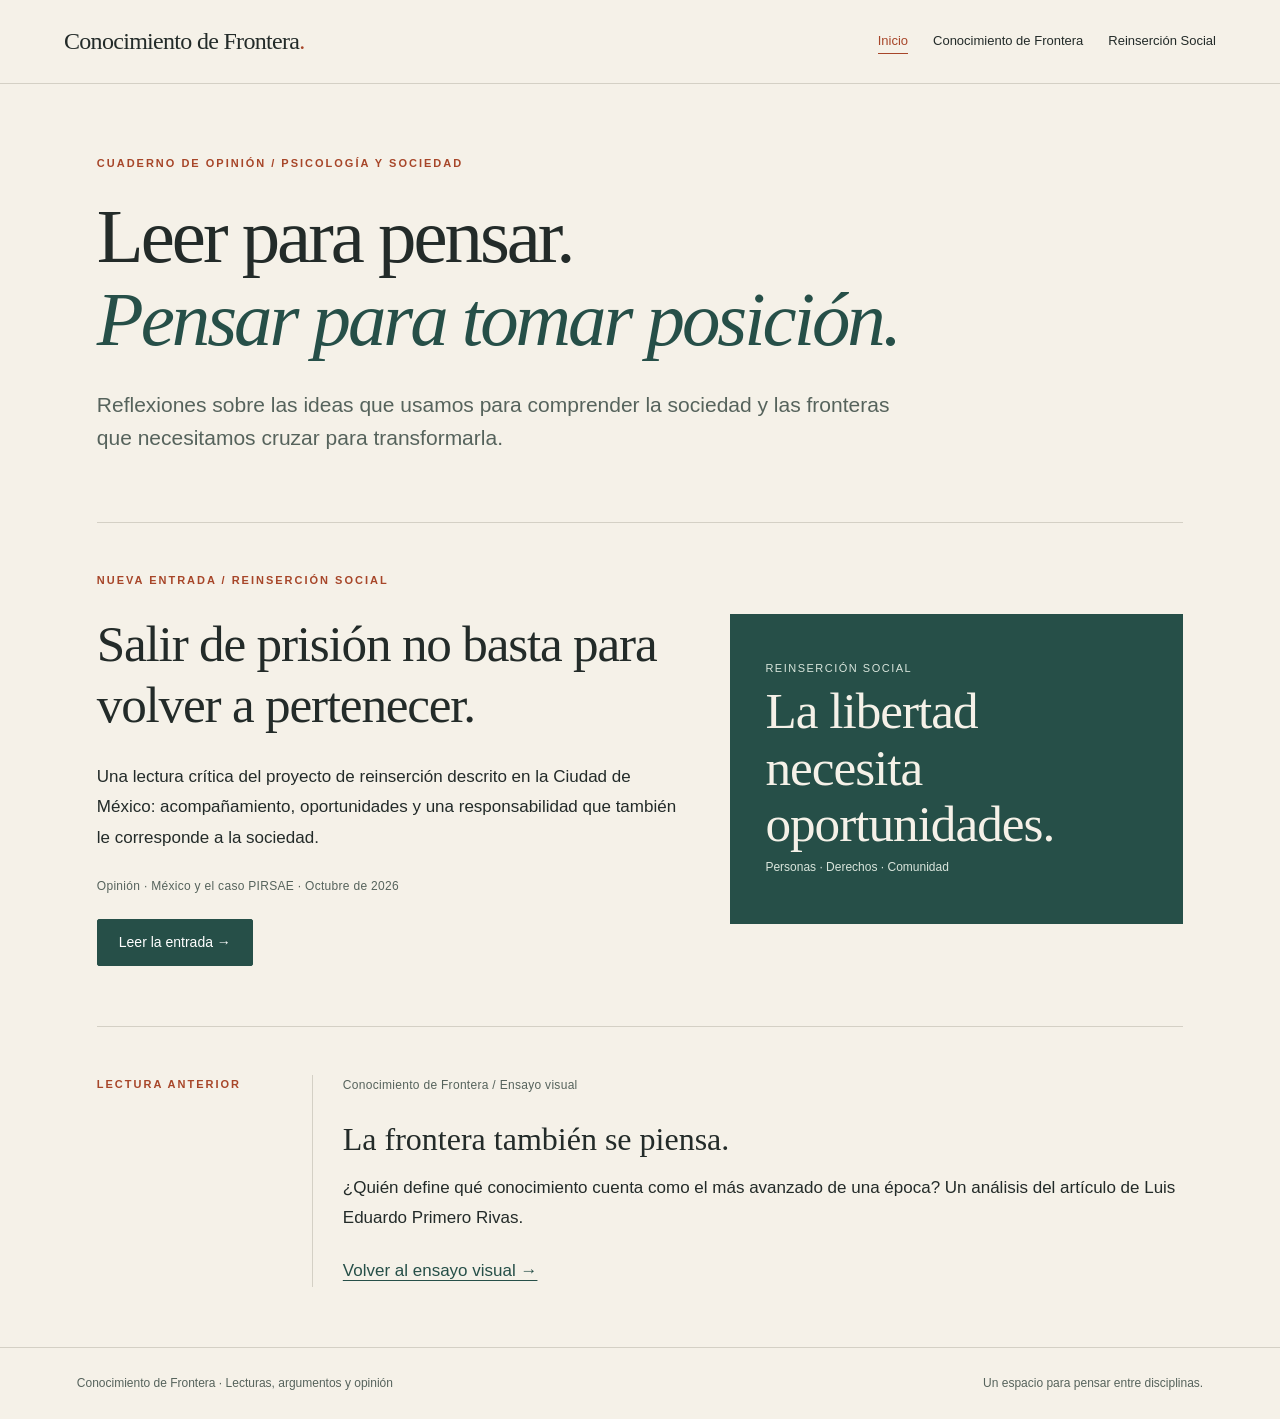
<file: index.html>
<!doctype html><html lang="es"><head><meta charset="utf-8"><meta name="viewport" content="width=device-width,initial-scale=1"><title>Lecturas y opinión · Conocimiento de Frontera</title><meta name="description" content="Un blog de reflexión sobre conocimiento de frontera, psicología y reinserción social."><link rel="stylesheet" href="blog.css"></head><body><a class="skip" href="#contenido">Saltar al contenido</a><header><a class="brand" href="index.html">Conocimiento de Frontera<span style="color:var(--rust)">.</span></a><nav aria-label="Secciones del blog"><a href="index.html" aria-current="page">Inicio</a><a href="frontera.html">Conocimiento de Frontera</a><a href="reinsercion-social.html">Reinserción Social</a></nav></header>
<main id="contenido"><div class="masthead"><p class="eyebrow">Cuaderno de opinión / Psicología y sociedad</p><h1>Leer para pensar.<br><em>Pensar para tomar posición.</em></h1><p class="deck">Reflexiones sobre las ideas que usamos para comprender la sociedad y las fronteras que necesitamos cruzar para transformarla.</p></div>
<article class="featured"><div><p class="eyebrow">Nueva entrada / Reinserción Social</p><h2>Salir de prisión no basta para volver a pertenecer.</h2><p>Una lectura crítica del proyecto de reinserción descrito en la Ciudad de México: acompañamiento, oportunidades y una responsabilidad que también le corresponde a la sociedad.</p><p class="meta">Opinión · México y el caso PIRSAE · Octubre de 2026</p><a class="button" href="reinsercion-social.html">Leer la entrada →</a></div><div class="cover" aria-hidden="true"><span class="tiny">Reinserción Social</span><span class="phrase">La libertad<br>necesita<br>oportunidades.</span><small>Personas · Derechos · Comunidad</small></div></article>
<div class="archive"><p class="eyebrow">Lectura anterior</p><article><p class="meta">Conocimiento de Frontera / Ensayo visual</p><h3>La frontera también se piensa.</h3><p>¿Quién define qué conocimiento cuenta como el más avanzado de una época? Un análisis del artículo de Luis Eduardo Primero Rivas.</p><a href="frontera.html">Volver al ensayo visual →</a></article></div></main><footer><span>Conocimiento de Frontera · Lecturas, argumentos y opinión</span><span>Un espacio para pensar entre disciplinas.</span></footer><script>const previous=['inicio','pregunta','significar','sur','poder','caso','critica','cierre'];if(previous.includes(location.hash.slice(1)))location.replace('frontera.html'+location.hash);</script></body></html>
</file>
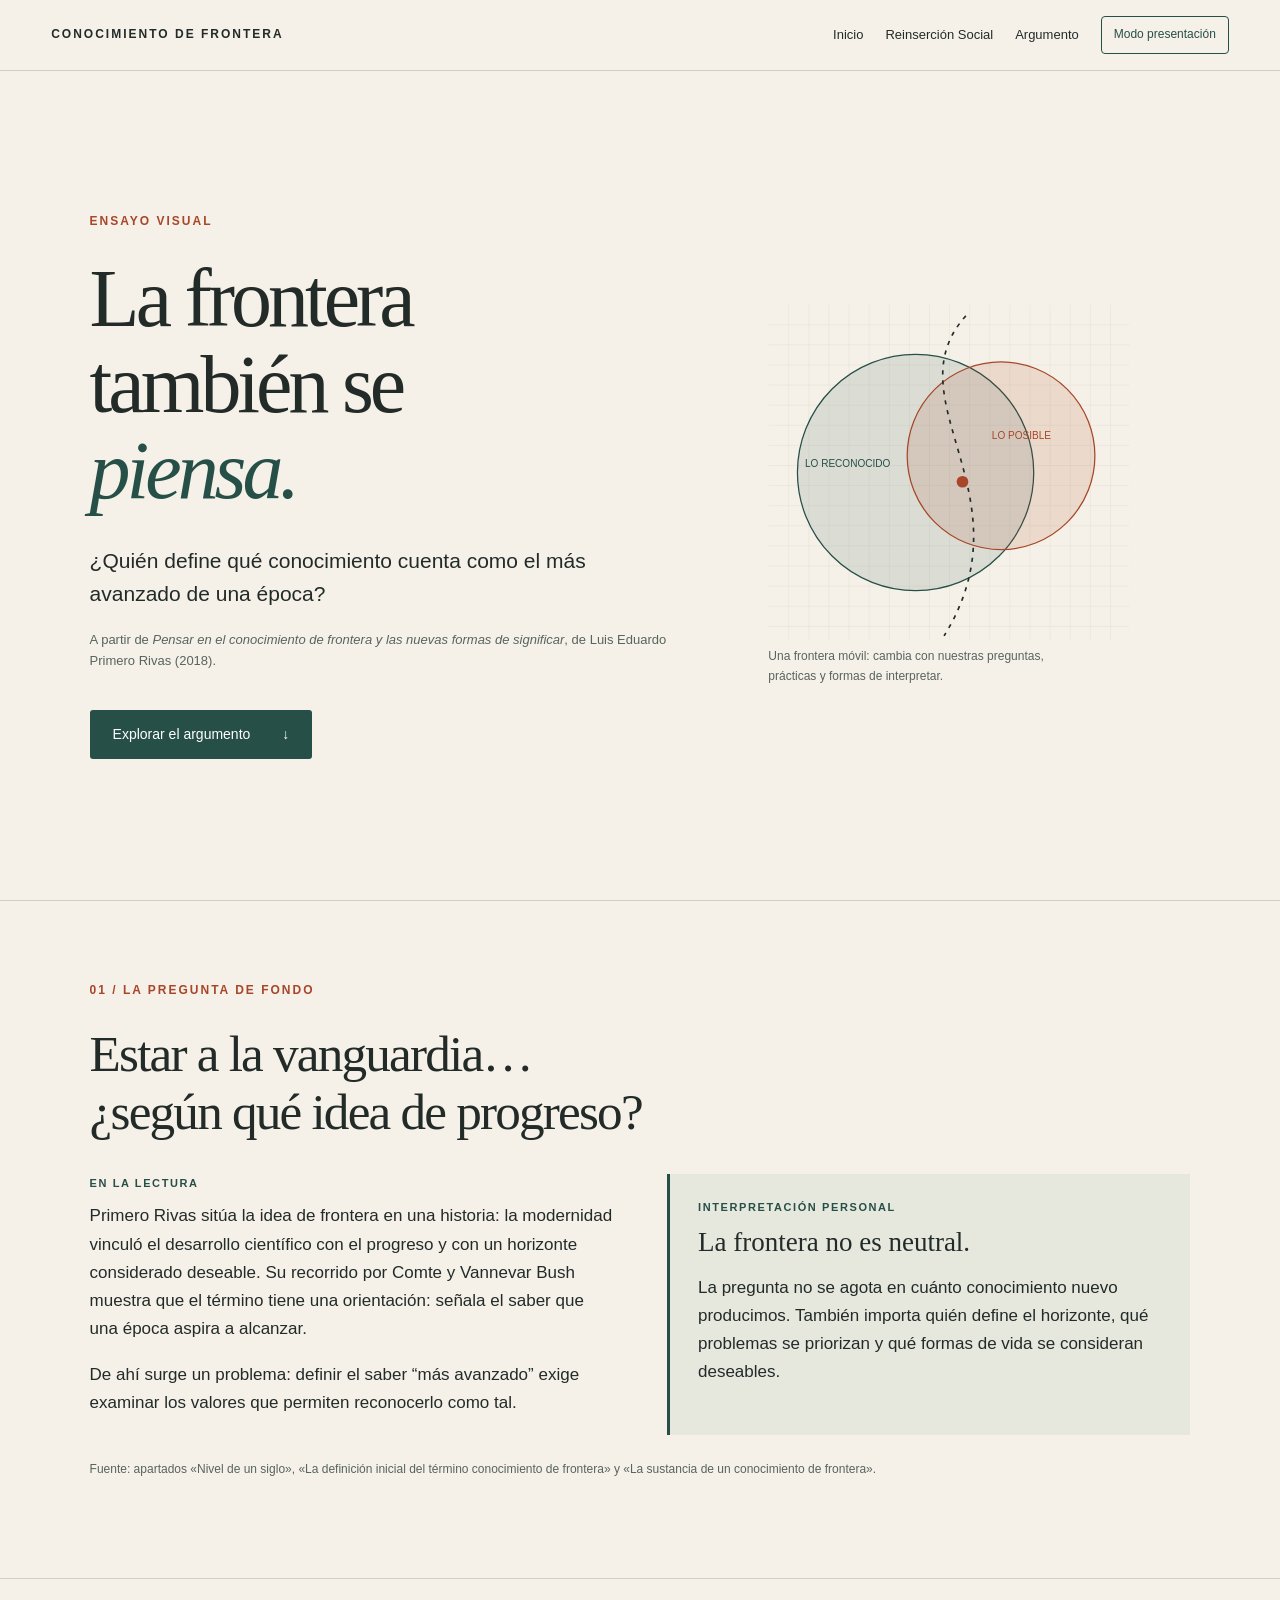
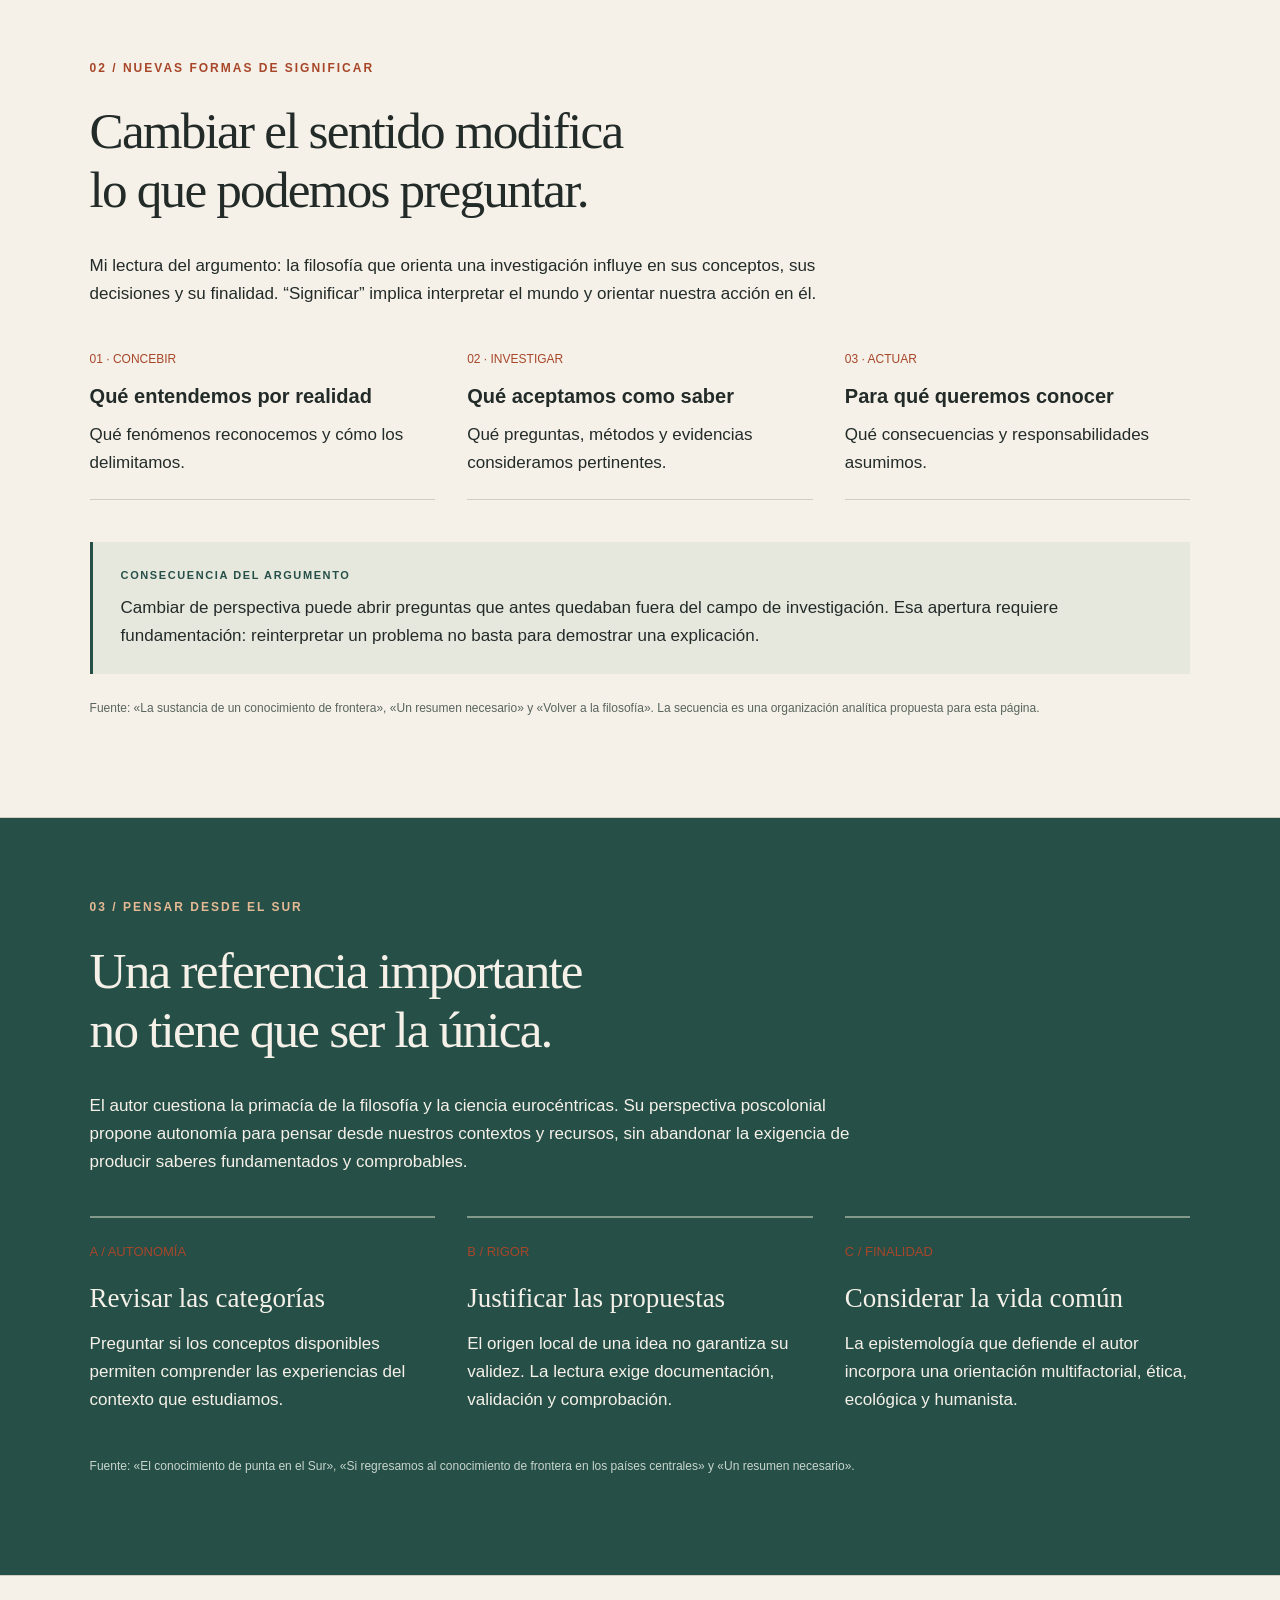
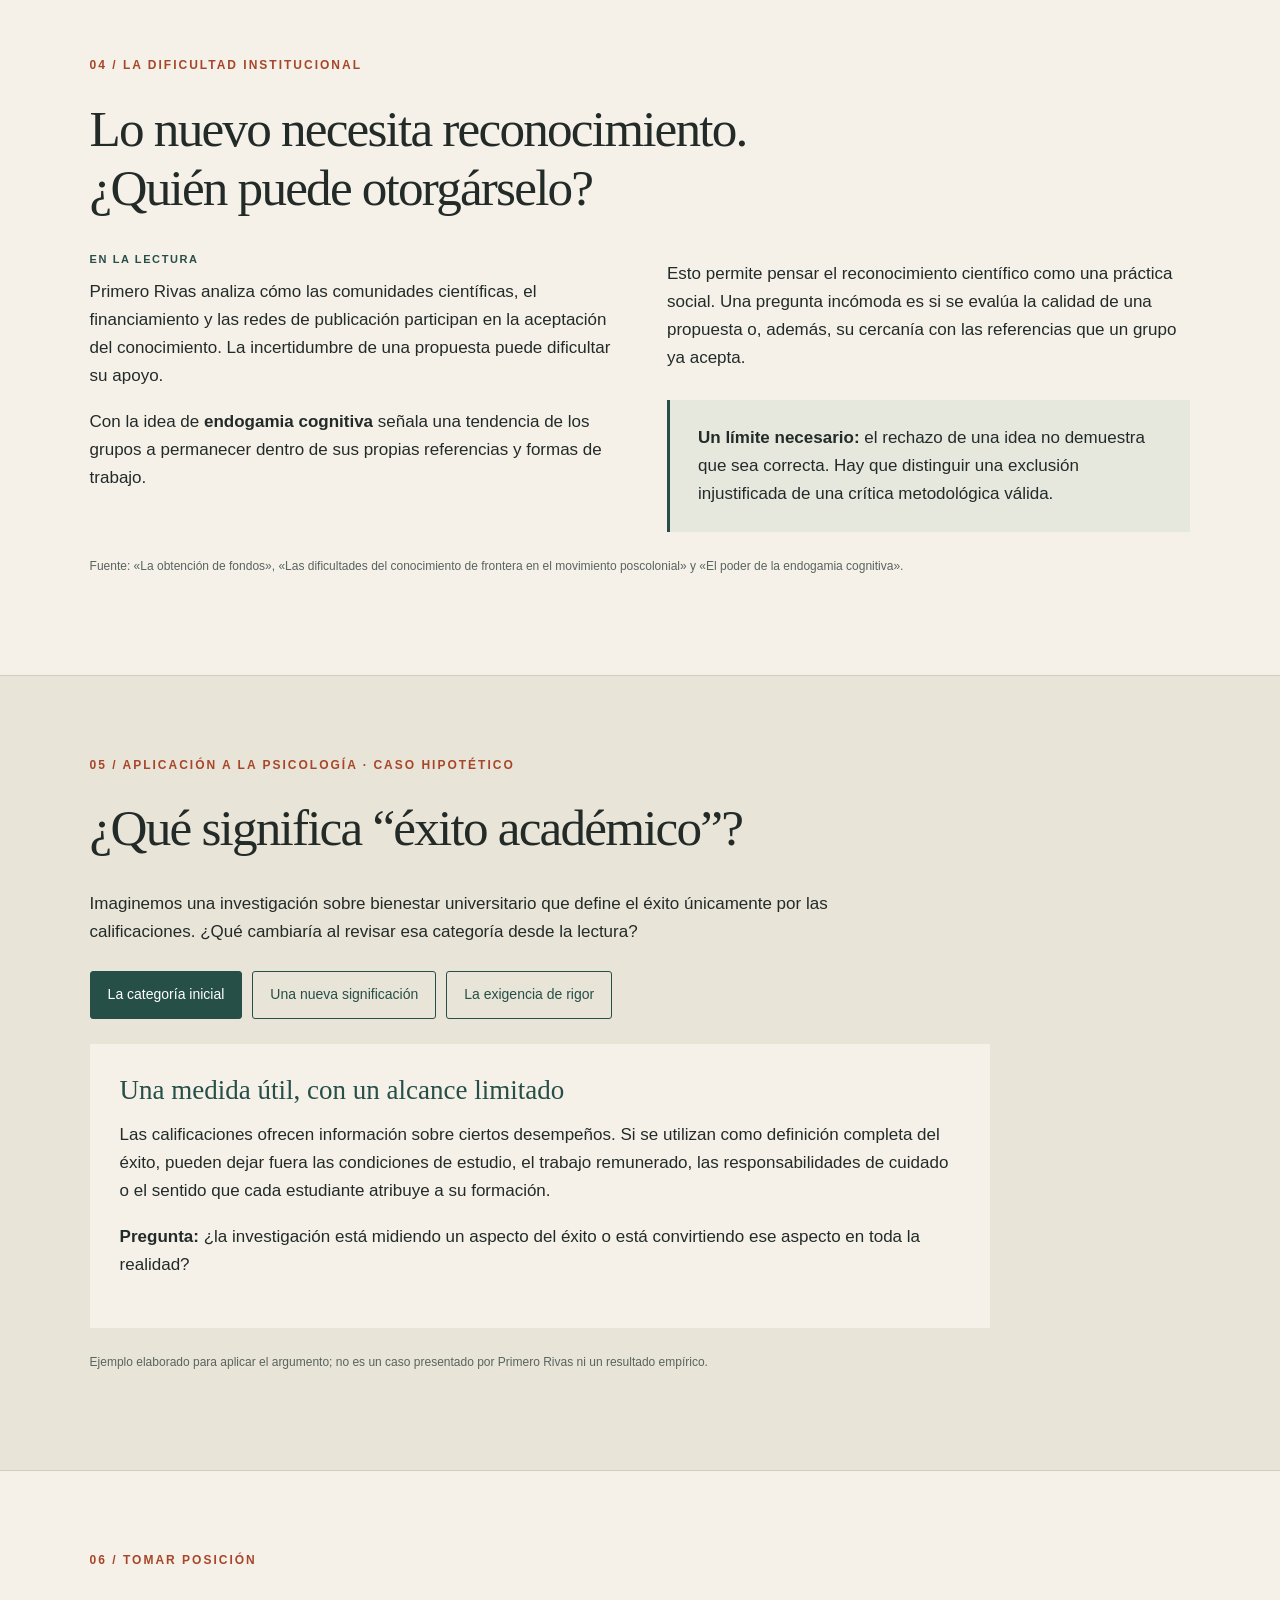
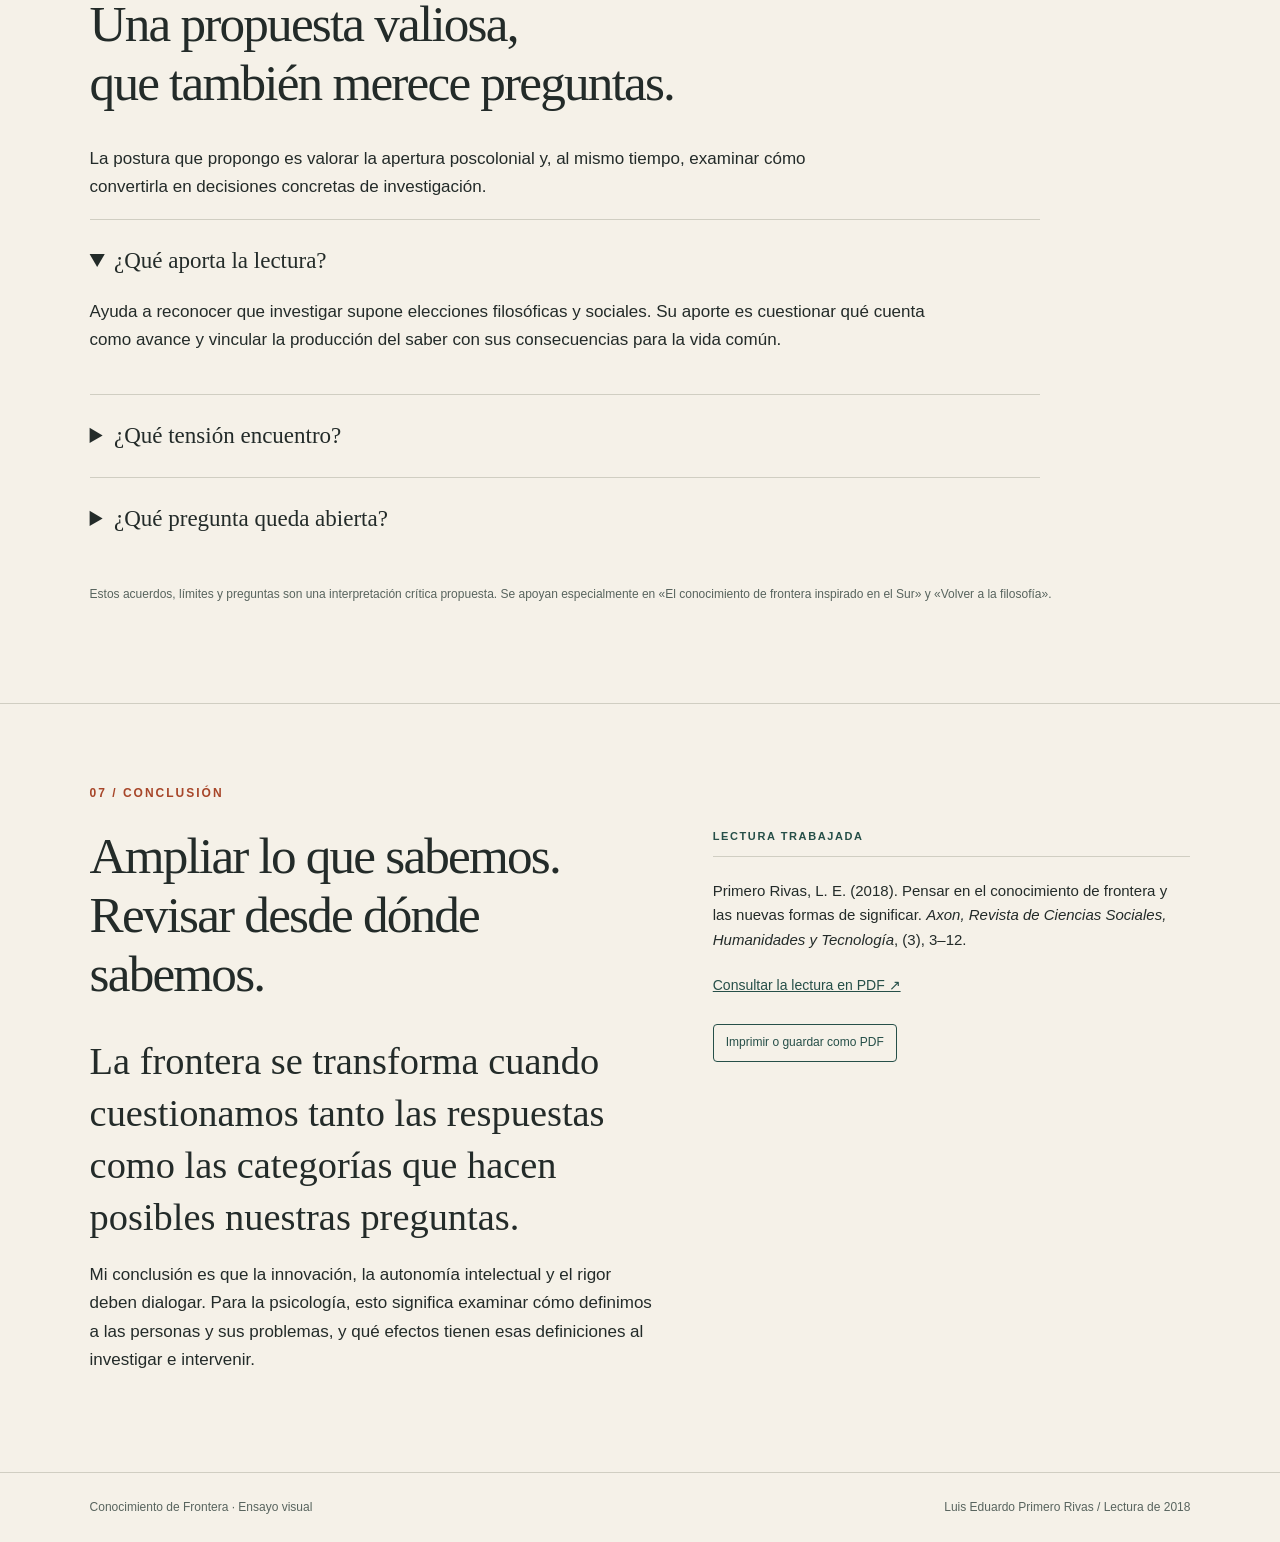
<file: frontera.html>
<!doctype html>
<html lang="es">
<head>
<meta charset="utf-8"><meta name="viewport" content="width=device-width,initial-scale=1">
<meta name="description" content="Ensayo visual y lectura crítica del artículo de Luis Eduardo Primero Rivas sobre el conocimiento de frontera y las nuevas formas de significar.">
<title>La frontera también se piensa · Conocimiento de Frontera</title>
<style>
:root{--paper:#f5f1e8;--ink:#232b29;--green:#264f48;--rust:#a74629;--line:#d0cec2;--muted:#58645e}*{box-sizing:border-box}html{scroll-behavior:smooth;scroll-padding-top:85px}body{margin:0;background:var(--paper);color:var(--ink);font-family:Arial,Helvetica,sans-serif;font-size:17px;line-height:1.65}button,a{-webkit-tap-highlight-color:transparent}a{color:inherit}button{font:inherit;cursor:pointer}button:focus-visible,a:focus-visible,summary:focus-visible{outline:3px solid var(--rust);outline-offset:5px}header{position:sticky;top:0;z-index:10;background:var(--paper);border-bottom:1px solid var(--line);padding:16px 4vw;display:flex;align-items:center;justify-content:space-between;gap:20px}.brand{font-size:12px;text-transform:uppercase;letter-spacing:2px;text-decoration:none;font-weight:bold}nav{display:flex;gap:22px;align-items:center;font-size:13px}nav a{text-decoration:none}nav a:hover{text-decoration:underline}button.small{border:1px solid var(--green);border-radius:4px;background:transparent;color:var(--green);font-size:12px;padding:8px 12px}main{max-width:1400px;margin:auto}section{padding:80px 7vw;border-bottom:1px solid var(--line);position:relative}.eyebrow{font-size:12px;letter-spacing:2px;text-transform:uppercase;color:var(--rust);font-weight:bold;margin:0 0 24px}.hero{display:grid;grid-template-columns:1.2fr 1fr;gap:40px;min-height:calc(100vh - 70px);align-items:center}.hero h1{font-family:Georgia,serif;font-size:clamp(56px,6.4vw,94px);font-weight:normal;letter-spacing:-4px;line-height:1.05;margin:0 0 30px}.hero h1 em{color:var(--green)}.lead{font-size:21px;line-height:1.6;max-width:650px}.meta{font-size:13px;color:var(--muted);max-width:620px}.start{display:inline-flex;align-items:center;gap:32px;text-decoration:none;background:var(--green);color:white;padding:13px 23px;border-radius:3px;margin-top:20px;font-size:14px}.visual{position:relative;aspect-ratio:1/1;display:flex;align-items:center;justify-content:center}.visual svg{width:100%;height:auto}.visual figcaption{position:absolute;bottom:0;left:5%;font-size:12px;max-width:280px;color:var(--muted)}h2{font-family:Georgia,serif;font-size:clamp(35px,4vw,57px);font-weight:normal;letter-spacing:-1.8px;line-height:1.15;max-width:900px;margin:0 0 32px}h3{font-family:Georgia,serif;font-weight:normal;font-size:27px;line-height:1.25;margin:0 0 14px}p{margin:0 0 18px}.intro{max-width:760px}.two{display:grid;grid-template-columns:1fr 1fr;gap:54px}.three{display:grid;grid-template-columns:repeat(3,1fr);gap:32px;margin-top:40px}.block{padding-top:23px;border-top:2px solid var(--green)}.block .num{font-size:13px;color:var(--rust);display:block;margin-bottom:20px}.analysis{background:#e6e8de;padding:24px 28px;border-left:3px solid var(--green);margin-top:28px}.tag{font-size:11px;letter-spacing:1.6px;text-transform:uppercase;font-weight:bold;color:var(--green);display:block;margin-bottom:10px}.cite{font-size:12px;color:var(--muted);margin-top:25px}.dark{background:var(--green);color:var(--paper)}.dark .eyebrow,.dark .tag{color:#e5b993}.dark .cite{color:#c7d5cc}.dark h2{max-width:950px}.dark .block{border-color:#82998b}.argument{font-family:Georgia,serif;font-size:clamp(27px,3vw,43px);line-height:1.35;max-width:950px}.flow{display:grid;grid-template-columns:repeat(3,1fr);gap:32px;margin:42px 0}.flow div{border-bottom:1px solid var(--line);padding-bottom:22px}.flow span{display:block;color:var(--rust);font-size:12px;margin-bottom:10px}.flow strong{font-size:20px;display:block;margin-bottom:8px}.case{background:#e9e4d8}.tabs{display:flex;gap:10px;flex-wrap:wrap;margin:25px 0}.tabs button{border:1px solid var(--green);background:transparent;padding:11px 17px;color:var(--green);border-radius:3px;font-size:14px}.tabs button[aria-selected=true]{background:var(--green);color:white}.panel{background:var(--paper);padding:30px;min-height:225px;max-width:900px}.panel h3{color:var(--green)}details{border-top:1px solid var(--line);padding:22px 0;max-width:950px}summary{cursor:pointer;font-family:Georgia,serif;font-size:23px}details p{margin-top:18px;max-width:850px}.closing{display:grid;grid-template-columns:1.2fr 1fr;gap:50px}.reference{font-size:15px;border-top:1px solid var(--line);padding-top:22px}.download{font-size:14px;color:var(--green)}footer{padding:25px 7vw;display:flex;justify-content:space-between;font-size:12px;color:var(--muted)}.controls{position:fixed;bottom:20px;right:22px;display:none;align-items:center;gap:15px;background:var(--ink);color:white;padding:8px;border-radius:5px;z-index:20;font-size:13px}.controls button{background:transparent;color:white;border:1px solid #65726b;padding:6px 12px;border-radius:3px}.presentation section{display:none;min-height:calc(100vh - 70px);border-bottom:0}.presentation section.active{display:block}.presentation section.hero.active{display:grid}.presentation .controls{display:flex}.presentation footer{display:none}@media(max-width:800px){header{padding:12px 5vw}nav a{display:none}.hero,.two,.three,.flow,.closing{grid-template-columns:1fr}.hero{padding-top:50px;gap:12px}.hero h1{letter-spacing:-2px}.visual{max-width:340px;margin:0 auto;width:100%}section{padding:55px 6vw}.three,.two{gap:27px}.flow{gap:18px}.lead{font-size:19px}.presentation section.hero.active{display:block}.presentation section{padding-bottom:100px}h2{letter-spacing:-1px}footer{display:block}footer span{display:block}}@media(prefers-reduced-motion:reduce){html{scroll-behavior:auto}}@media print{header,.controls,.tabs,footer,.start{display:none!important}section,.presentation section{display:block!important;min-height:0;break-inside:avoid;padding:25px 0;background:white!important;color:black!important}.hero,.presentation section.hero.active{display:block!important}.visual{display:none}body{background:white;font-size:12pt}.panel{min-height:0}.dark .cite,.dark .eyebrow{color:black}h1{font-size:40pt!important}h2{font-size:26pt}details p{display:block}.closing{display:block}}
@media(max-width:800px){header{flex-wrap:wrap}nav{flex-wrap:wrap;gap:12px}nav a{display:inline;font-size:12px}.brand{font-size:11px}}
</style>
</head>
<body>
<header><a class="brand" href="index.html">Conocimiento de Frontera</a><nav aria-label="Navegación principal"><a href="index.html">Inicio</a><a href="reinsercion-social.html">Reinserción Social</a><a href="#pregunta">Argumento</a><button class="small" id="mode" aria-pressed="false">Modo presentación</button></nav></header>
<main>
<section class="hero active" id="inicio" aria-labelledby="title"><div><p class="eyebrow">Ensayo visual</p><h1 id="title">La frontera<br>también se<br><em>piensa.</em></h1><p class="lead">¿Quién define qué conocimiento cuenta como el más avanzado de una época?</p><p class="meta">A partir de <em>Pensar en el conocimiento de frontera y las nuevas formas de significar</em>, de Luis Eduardo Primero Rivas (2018).</p><a class="start" href="#pregunta">Explorar el argumento <span aria-hidden="true">↓</span></a></div><figure class="visual"><svg viewBox="0 0 480 480" role="img" aria-label="Dos campos de conocimiento se superponen y atraviesan una frontera móvil"><defs><pattern id="grid" width="24" height="24" patternUnits="userSpaceOnUse"><path d="M 24 0 L 0 0 0 24" fill="none" stroke="#d9d5ca" stroke-width=".8"/></pattern></defs><rect x="25" y="25" width="430" height="400" fill="url(#grid)"/><circle cx="200" cy="225" r="141" fill="#264f48" fill-opacity=".12" stroke="#264f48" stroke-width="1.5"/><circle cx="302" cy="205" r="112" fill="#a74629" fill-opacity=".14" stroke="#a74629" stroke-width="1.5"/><path d="M260 38 C170 138 338 252 234 420" fill="none" stroke="#232b29" stroke-width="2" stroke-dasharray="5 7"/><circle cx="256" cy="236" r="7" fill="#a74629"/><text x="68" y="218" font-family="Arial" font-size="12" fill="#264f48">LO RECONOCIDO</text><text x="291" y="185" font-family="Arial" font-size="12" fill="#a74629">LO POSIBLE</text></svg><figcaption>Una frontera móvil: cambia con nuestras preguntas, prácticas y formas de interpretar.</figcaption></figure></section>
<section id="pregunta"><p class="eyebrow">01 / La pregunta de fondo</p><h2>Estar a la vanguardia…<br>¿según qué idea de progreso?</h2><div class="two"><div><span class="tag">En la lectura</span><p>Primero Rivas sitúa la idea de frontera en una historia: la modernidad vinculó el desarrollo científico con el progreso y con un horizonte considerado deseable. Su recorrido por Comte y Vannevar Bush muestra que el término tiene una orientación: señala el saber que una época aspira a alcanzar.</p><p>De ahí surge un problema: definir el saber “más avanzado” exige examinar los valores que permiten reconocerlo como tal.</p></div><div class="analysis" style="margin-top:0"><span class="tag">Interpretación personal</span><h3>La frontera no es neutral.</h3><p>La pregunta no se agota en cuánto conocimiento nuevo producimos. También importa quién define el horizonte, qué problemas se priorizan y qué formas de vida se consideran deseables.</p></div></div><p class="cite">Fuente: apartados «Nivel de un siglo», «La definición inicial del término conocimiento de frontera» y «La sustancia de un conocimiento de frontera».</p></section>
<section id="significar"><p class="eyebrow">02 / Nuevas formas de significar</p><h2>Cambiar el sentido modifica<br>lo que podemos preguntar.</h2><p class="intro">Mi lectura del argumento: la filosofía que orienta una investigación influye en sus conceptos, sus decisiones y su finalidad. “Significar” implica interpretar el mundo y orientar nuestra acción en él.</p><div class="flow"><div><span>01 · CONCEBIR</span><strong>Qué entendemos por realidad</strong>Qué fenómenos reconocemos y cómo los delimitamos.</div><div><span>02 · INVESTIGAR</span><strong>Qué aceptamos como saber</strong>Qué preguntas, métodos y evidencias consideramos pertinentes.</div><div><span>03 · ACTUAR</span><strong>Para qué queremos conocer</strong>Qué consecuencias y responsabilidades asumimos.</div></div><div class="analysis"><span class="tag">Consecuencia del argumento</span><p style="margin:0">Cambiar de perspectiva puede abrir preguntas que antes quedaban fuera del campo de investigación. Esa apertura requiere fundamentación: reinterpretar un problema no basta para demostrar una explicación.</p></div><p class="cite">Fuente: «La sustancia de un conocimiento de frontera», «Un resumen necesario» y «Volver a la filosofía». La secuencia es una organización analítica propuesta para esta página.</p></section>
<section class="dark" id="sur"><p class="eyebrow">03 / Pensar desde el Sur</p><h2>Una referencia importante<br>no tiene que ser la única.</h2><p class="intro">El autor cuestiona la primacía de la filosofía y la ciencia eurocéntricas. Su perspectiva poscolonial propone autonomía para pensar desde nuestros contextos y recursos, sin abandonar la exigencia de producir saberes fundamentados y comprobables.</p><div class="three"><div class="block"><span class="num">A / AUTONOMÍA</span><h3>Revisar las categorías</h3><p>Preguntar si los conceptos disponibles permiten comprender las experiencias del contexto que estudiamos.</p></div><div class="block"><span class="num">B / RIGOR</span><h3>Justificar las propuestas</h3><p>El origen local de una idea no garantiza su validez. La lectura exige documentación, validación y comprobación.</p></div><div class="block"><span class="num">C / FINALIDAD</span><h3>Considerar la vida común</h3><p>La epistemología que defiende el autor incorpora una orientación multifactorial, ética, ecológica y humanista.</p></div></div><p class="cite">Fuente: «El conocimiento de punta en el Sur», «Si regresamos al conocimiento de frontera en los países centrales» y «Un resumen necesario».</p></section>
<section id="poder"><p class="eyebrow">04 / La dificultad institucional</p><h2>Lo nuevo necesita reconocimiento.<br>¿Quién puede otorgárselo?</h2><div class="two"><div><span class="tag">En la lectura</span><p>Primero Rivas analiza cómo las comunidades científicas, el financiamiento y las redes de publicación participan en la aceptación del conocimiento. La incertidumbre de una propuesta puede dificultar su apoyo.</p><p>Con la idea de <strong>endogamia cognitiva</strong> señala una tendencia de los grupos a permanecer dentro de sus propias referencias y formas de trabajo.</p></div><div><span class="tag"></span><p>Esto permite pensar el reconocimiento científico como una práctica social. Una pregunta incómoda es si se evalúa la calidad de una propuesta o, además, su cercanía con las referencias que un grupo ya acepta.</p><div class="analysis"><p style="margin:0"><strong>Un límite necesario:</strong> el rechazo de una idea no demuestra que sea correcta. Hay que distinguir una exclusión injustificada de una crítica metodológica válida.</p></div></div></div><p class="cite">Fuente: «La obtención de fondos», «Las dificultades del conocimiento de frontera en el movimiento poscolonial» y «El poder de la endogamia cognitiva».</p></section>
<section class="case" id="caso"><p class="eyebrow">05 / Aplicación a la psicología · Caso hipotético</p><h2>¿Qué significa “éxito académico”?</h2><p class="intro">Imaginemos una investigación sobre bienestar universitario que define el éxito únicamente por las calificaciones. ¿Qué cambiaría al revisar esa categoría desde la lectura?</p><div class="tabs" role="tablist" aria-label="Perspectivas para analizar el caso"><button role="tab" id="tab-0" aria-selected="true" aria-controls="case-panel" data-tab="0">La categoría inicial</button><button role="tab" id="tab-1" aria-selected="false" aria-controls="case-panel" tabindex="-1" data-tab="1">Una nueva significación</button><button role="tab" id="tab-2" aria-selected="false" aria-controls="case-panel" tabindex="-1" data-tab="2">La exigencia de rigor</button></div><div class="panel" id="case-panel" role="tabpanel" aria-labelledby="tab-0" tabindex="0"><h3>Una medida útil, con un alcance limitado</h3><p>Las calificaciones ofrecen información sobre ciertos desempeños. Si se utilizan como definición completa del éxito, pueden dejar fuera las condiciones de estudio, el trabajo remunerado, las responsabilidades de cuidado o el sentido que cada estudiante atribuye a su formación.</p><p><strong>Pregunta:</strong> ¿la investigación está midiendo un aspecto del éxito o está convirtiendo ese aspecto en toda la realidad?</p></div><p class="cite">Ejemplo elaborado para aplicar el argumento; no es un caso presentado por Primero Rivas ni un resultado empírico.</p></section>
<section id="critica"><p class="eyebrow">06 / Tomar posición</p><h2>Una propuesta valiosa,<br>que también merece preguntas.</h2><p class="intro">La postura que propongo es valorar la apertura poscolonial y, al mismo tiempo, examinar cómo convertirla en decisiones concretas de investigación.</p><details open><summary>¿Qué aporta la lectura?</summary><p>Ayuda a reconocer que investigar supone elecciones filosóficas y sociales. Su aporte es cuestionar qué cuenta como avance y vincular la producción del saber con sus consecuencias para la vida común.</p></details><details><summary>¿Qué tensión encuentro?</summary><p>La oposición entre eurocentrismo y perspectiva poscolonial puede ser útil para señalar relaciones de poder. Sin embargo, conviene preguntarse si describe toda la diversidad de prácticas científicas. El origen geográfico de una propuesta no basta para establecer su rigor ni su responsabilidad ética.</p></details><details><summary>¿Qué pregunta queda abierta?</summary><p>¿Cómo traducir una epistemología multifactorial y humanista en criterios observables para elegir métodos, evaluar resultados y justificar una intervención psicológica? La orientación ética debe acompañarse de procedimientos explícitos.</p></details><p class="cite">Estos acuerdos, límites y preguntas son una interpretación crítica propuesta. Se apoyan especialmente en «El conocimiento de frontera inspirado en el Sur» y «Volver a la filosofía».</p></section>
<section id="cierre"><p class="eyebrow">07 / Conclusión</p><div class="closing"><div><h2>Ampliar lo que sabemos.<br>Revisar desde dónde sabemos.</h2><p class="argument">La frontera se transforma cuando cuestionamos tanto las respuestas como las categorías que hacen posibles nuestras preguntas.</p><p>Mi conclusión es que la innovación, la autonomía intelectual y el rigor deben dialogar. Para la psicología, esto significa examinar cómo definimos a las personas y sus problemas, y qué efectos tienen esas definiciones al investigar e intervenir.</p></div><div><span class="tag">Lectura trabajada</span><p class="reference">Primero Rivas, L. E. (2018). Pensar en el conocimiento de frontera y las nuevas formas de significar. <em>Axon, Revista de Ciencias Sociales, Humanidades y Tecnología</em>, (3), 3–12.</p><a class="download" href="lectura-primero-rivas.pdf" target="_blank" rel="noopener">Consultar la lectura en PDF ↗</a><p class="meta" style="margin-top:25px"></p><button class="small" onclick="window.print()">Imprimir o guardar como PDF</button></div></div></section>
</main><footer><span>Conocimiento de Frontera · Ensayo visual</span><span>Luis Eduardo Primero Rivas / Lectura de 2018</span></footer>
<div class="controls" aria-label="Controles de presentación"><button id="prev" aria-label="Sección anterior">←</button><span id="counter" aria-live="polite">1 / 8</span><button id="next" aria-label="Sección siguiente">→</button></div>
<script>
const sections=[...document.querySelectorAll('main>section')];let current=0;const mode=document.getElementById('mode');function show(i){current=Math.max(0,Math.min(sections.length-1,i));sections.forEach((s,n)=>s.classList.toggle('active',n===current));document.getElementById('counter').textContent=`${current+1} / ${sections.length}`;document.getElementById('prev').disabled=current===0;document.getElementById('next').disabled=current===sections.length-1;if(document.body.classList.contains('presentation'))window.scrollTo(0,0)}mode.addEventListener('click',()=>{const on=!document.body.classList.contains('presentation');if(on){let near=0;sections.forEach((s,n)=>{if(s.getBoundingClientRect().top<150)near=n});current=near}document.body.classList.toggle('presentation',on);mode.setAttribute('aria-pressed',String(on));mode.textContent=on?'Modo lectura':'Modo presentación';show(current);if(!on)sections[current].scrollIntoView()});document.getElementById('prev').onclick=()=>show(current-1);document.getElementById('next').onclick=()=>show(current+1);document.querySelectorAll('a[href^="#"]').forEach(a=>a.addEventListener('click',e=>{if(document.body.classList.contains('presentation')){const n=sections.findIndex(s=>'#'+s.id===a.getAttribute('href'));if(n>=0){e.preventDefault();show(n)}}}));document.addEventListener('keydown',e=>{if(!document.body.classList.contains('presentation')||e.target.closest('button,[role="tablist"],summary,input,textarea'))return;if(e.key==='ArrowRight'){e.preventDefault();show(current+1)}if(e.key==='ArrowLeft'){e.preventDefault();show(current-1)}if(e.key==='Escape')mode.click()});
const cases=[['Una medida útil, con un alcance limitado','Las calificaciones ofrecen información sobre ciertos desempeños. Si se utilizan como definición completa del éxito, pueden dejar fuera las condiciones de estudio, el trabajo remunerado, las responsabilidades de cuidado o el sentido que cada estudiante atribuye a su formación.','¿la investigación está midiendo un aspecto del éxito o está convirtiendo ese aspecto en toda la realidad?'],['Ampliar la categoría cambia la investigación','Una perspectiva situada podría examinar el rendimiento junto con las trayectorias, los apoyos disponibles, el bienestar y los proyectos de vida. Esto requiere escuchar a los estudiantes y explicitar qué relación tienen esas dimensiones con el problema.','¿qué experiencias se vuelven visibles cuando revisamos la definición de éxito?'],['Una perspectiva más amplia debe demostrar su utilidad','Incorporar más dimensiones exige definirlas, justificar los instrumentos y explicar cómo se analizarán. Escuchar experiencias locales y evaluar evidencias pueden formar parte de una misma investigación rigurosa.','¿cómo comprobaríamos que la nueva definición comprende mejor el fenómeno?']];const tabs=[...document.querySelectorAll('[data-tab]')];function selectTab(i){tabs.forEach((t,n)=>{t.setAttribute('aria-selected',String(n===i));t.tabIndex=n===i?0:-1});const p=document.getElementById('case-panel');p.setAttribute('aria-labelledby',`tab-${i}`);p.replaceChildren();const h=document.createElement('h3');h.textContent=cases[i][0];const body=document.createElement('p');body.textContent=cases[i][1];const question=document.createElement('p');const strong=document.createElement('strong');strong.textContent='Pregunta: ';question.append(strong,document.createTextNode(cases[i][2]));p.append(h,body,question)}tabs.forEach((t,i)=>{t.onclick=()=>selectTab(i);t.onkeydown=e=>{let n=i;if(e.key==='ArrowRight')n=(i+1)%3;else if(e.key==='ArrowLeft')n=(i+2)%3;else if(e.key==='Home')n=0;else if(e.key==='End')n=2;else return;e.preventDefault();selectTab(n);tabs[n].focus()}});show(0);
</script></body></html>
</file>
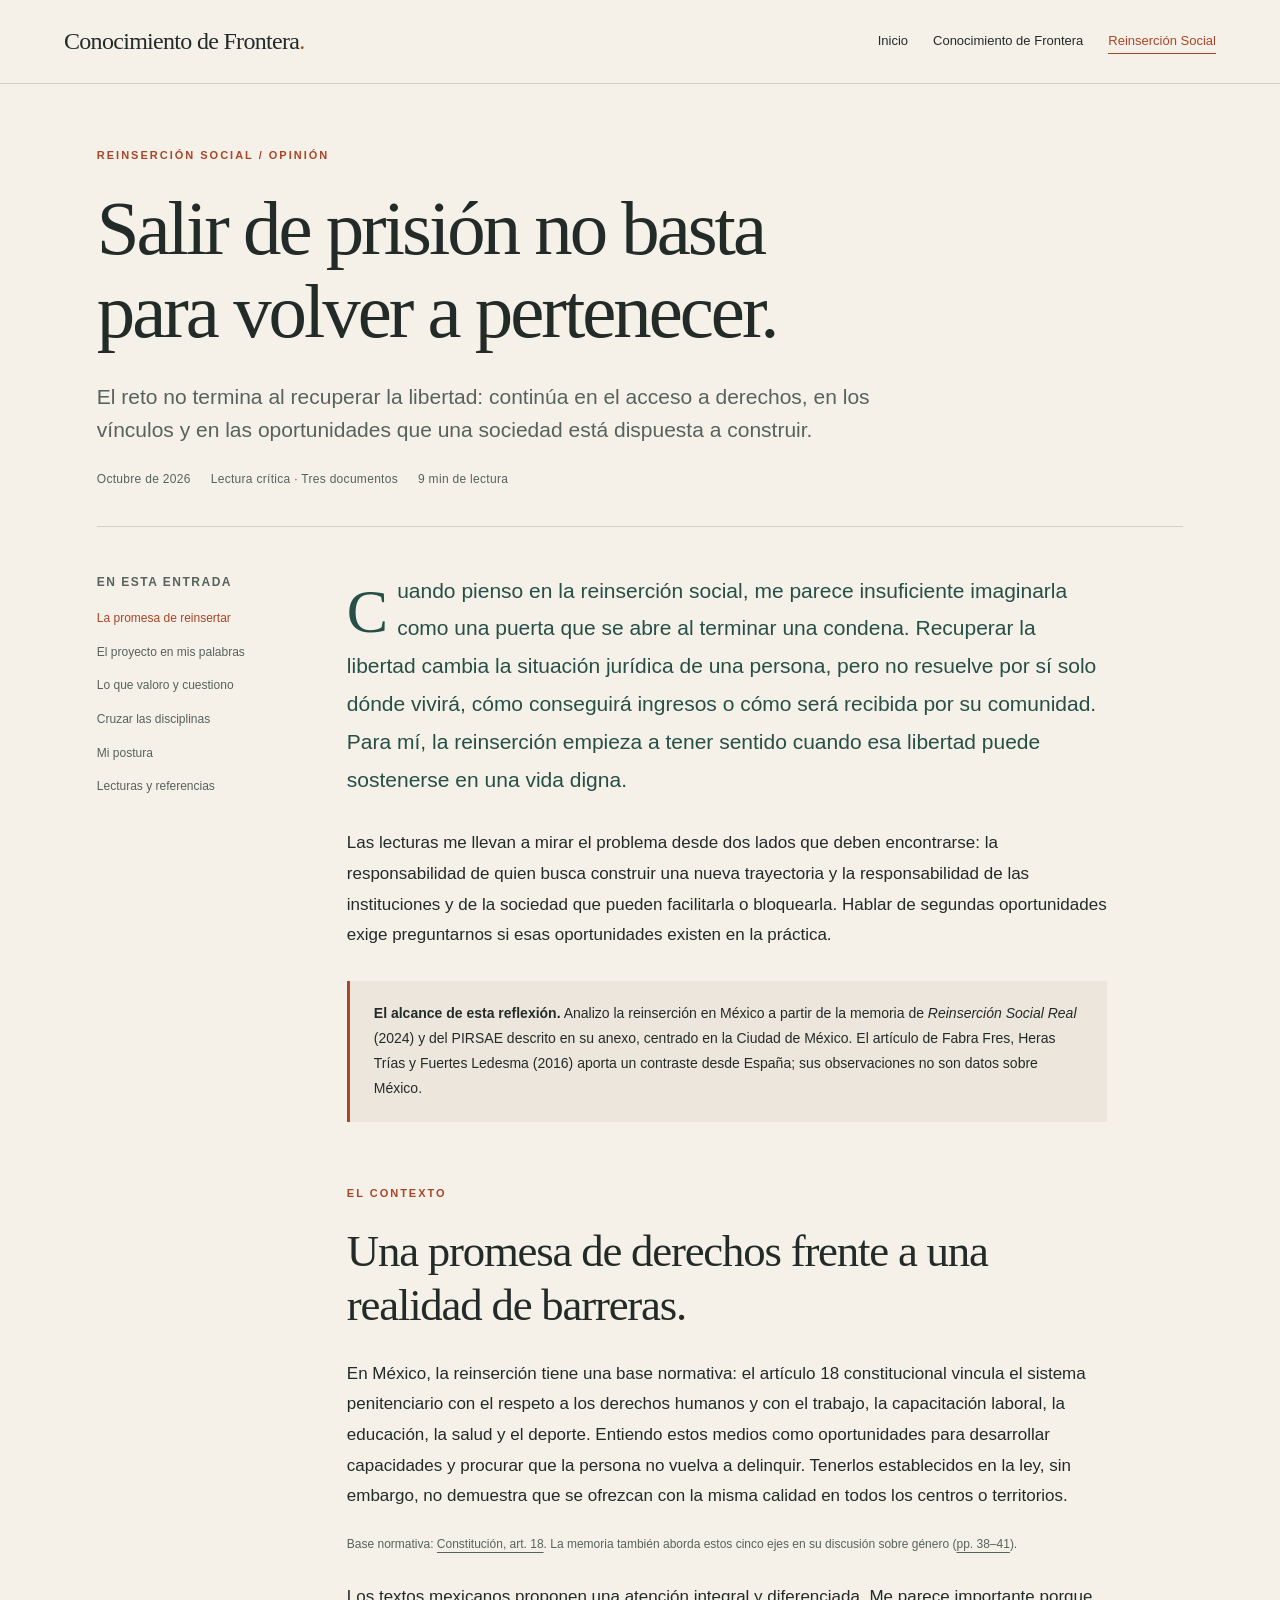
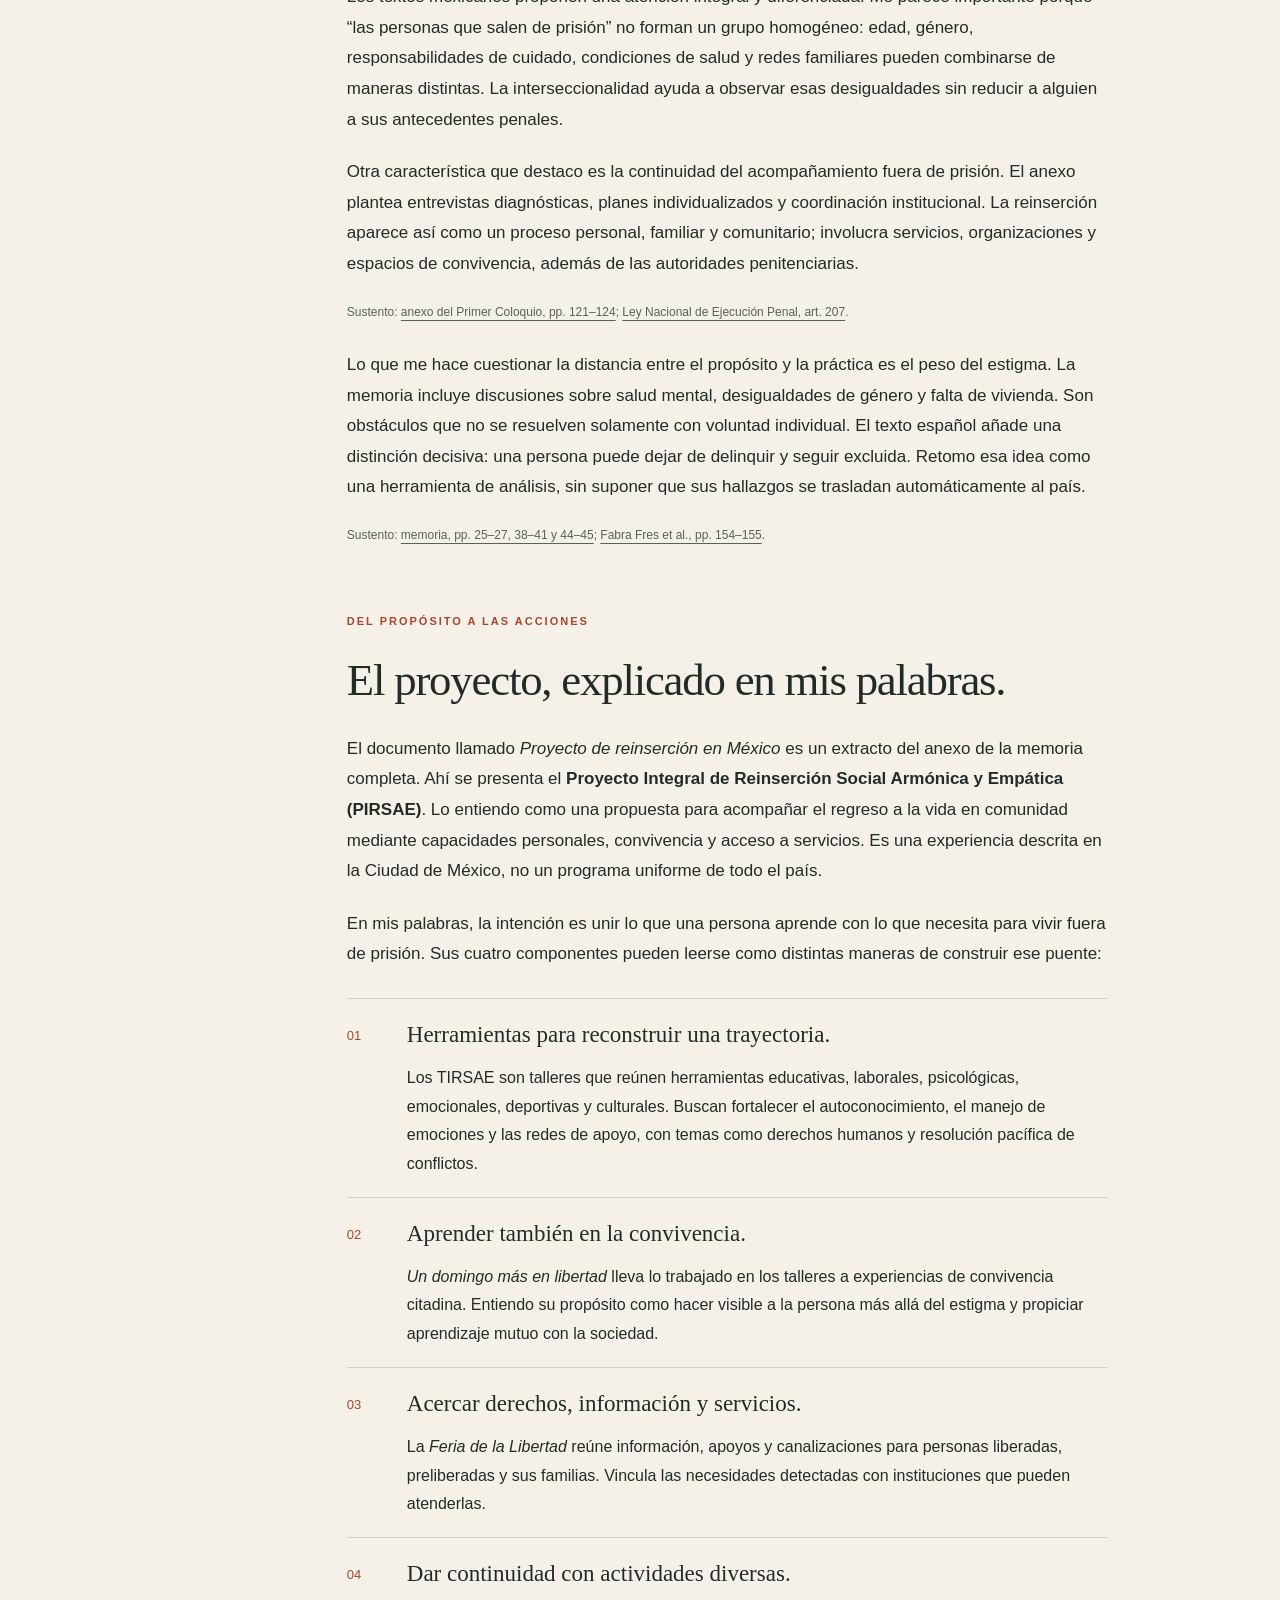
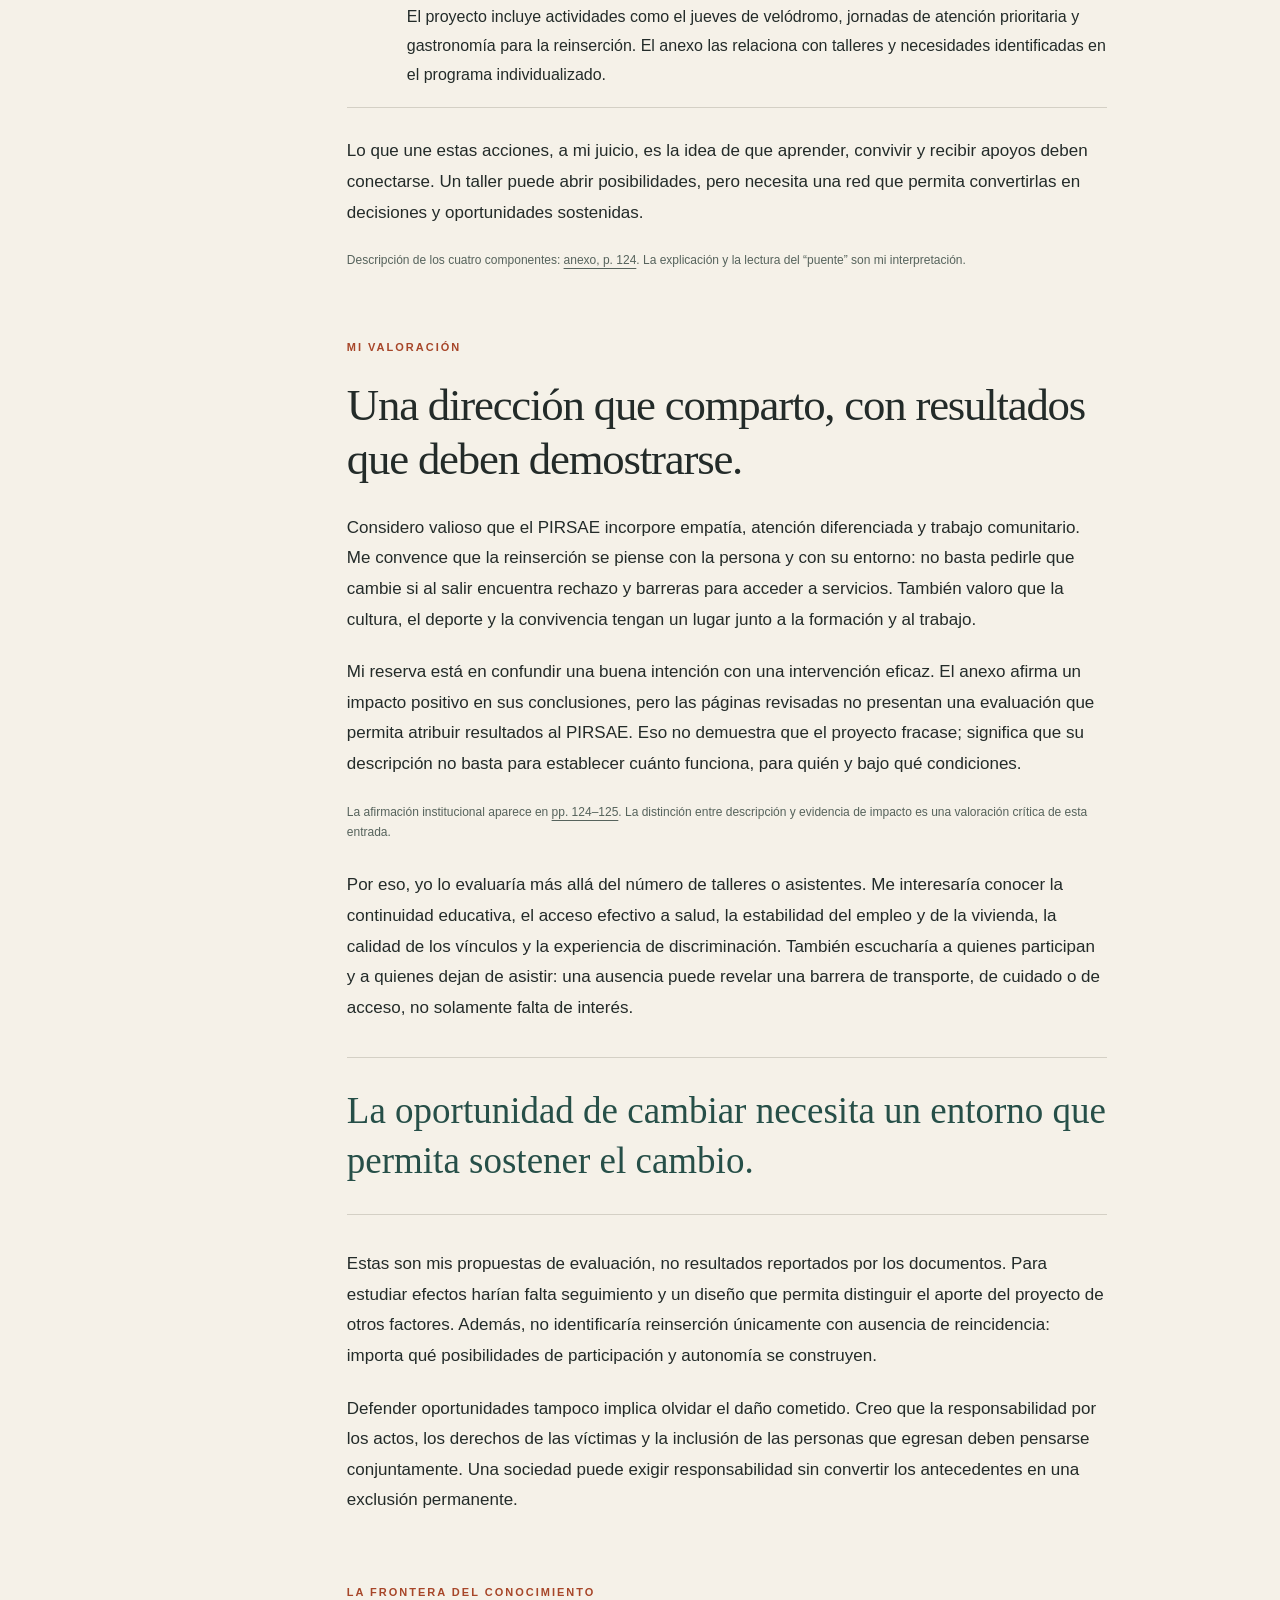
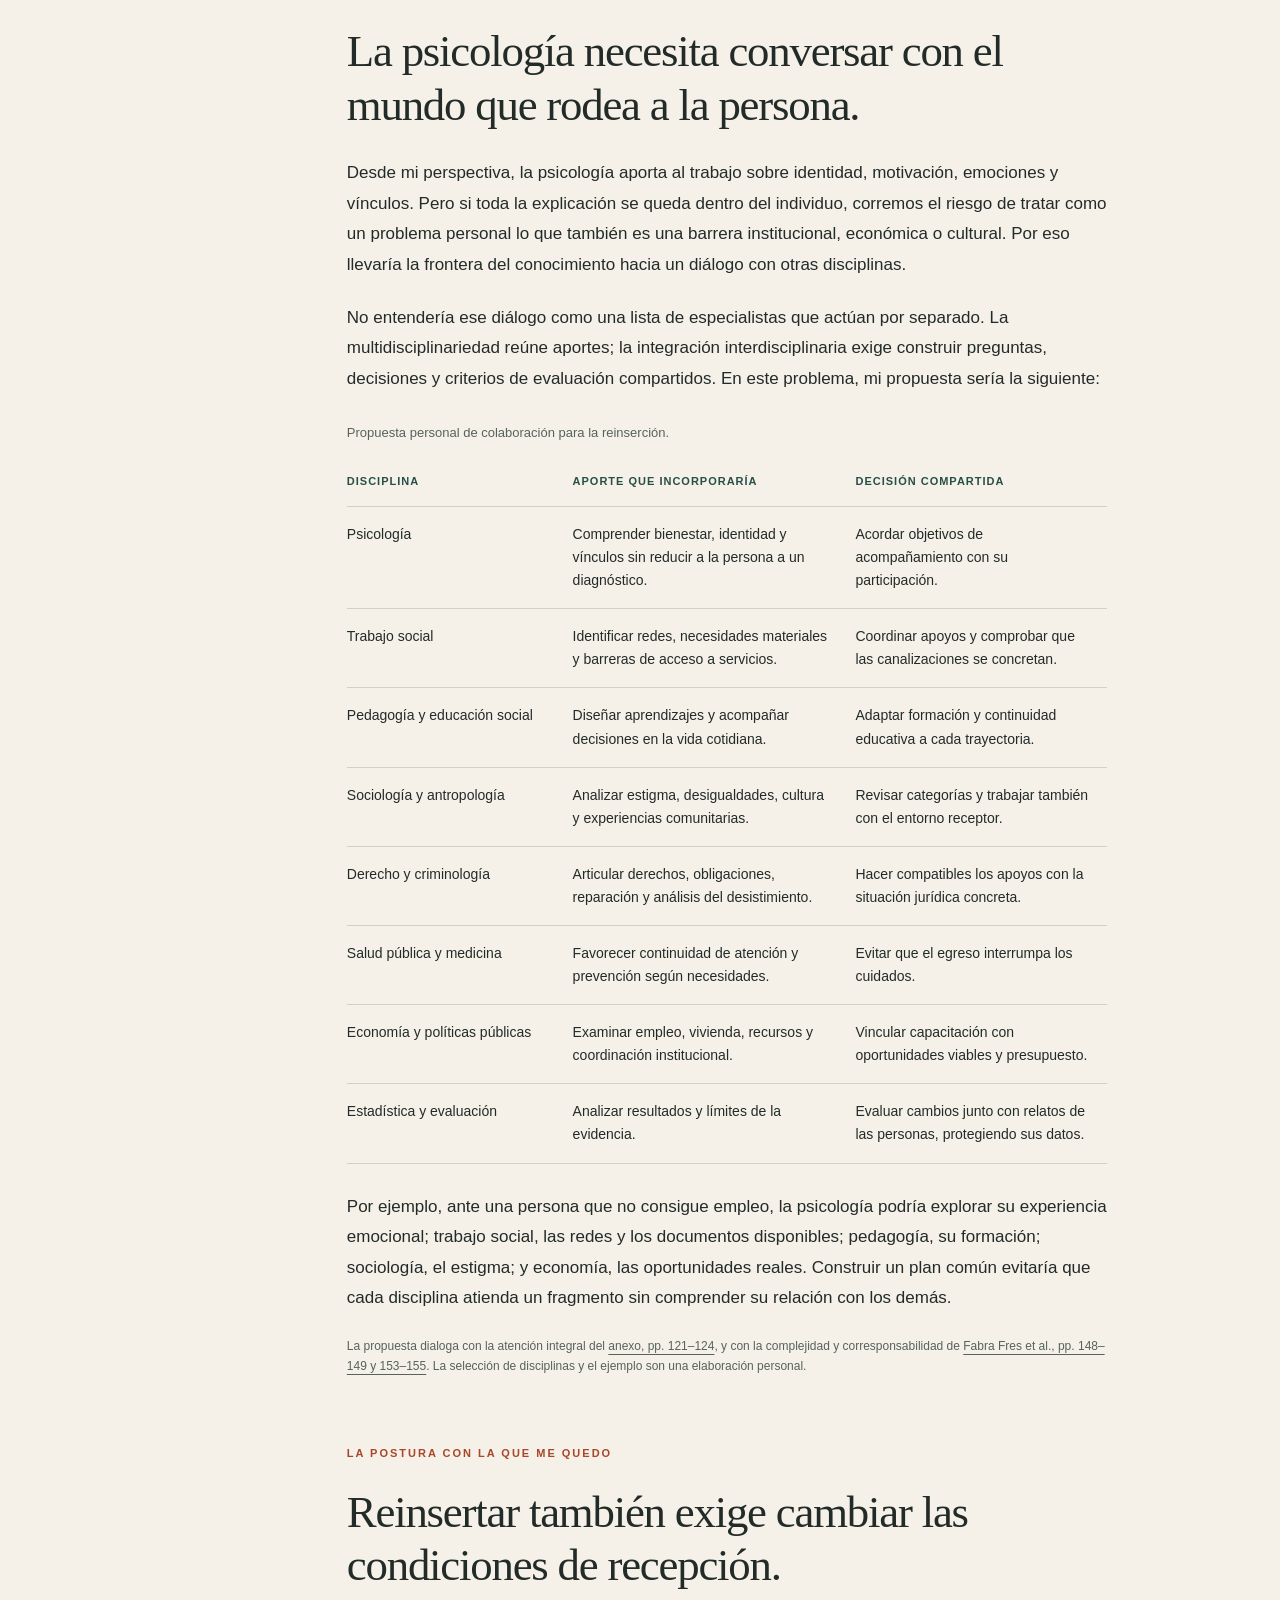
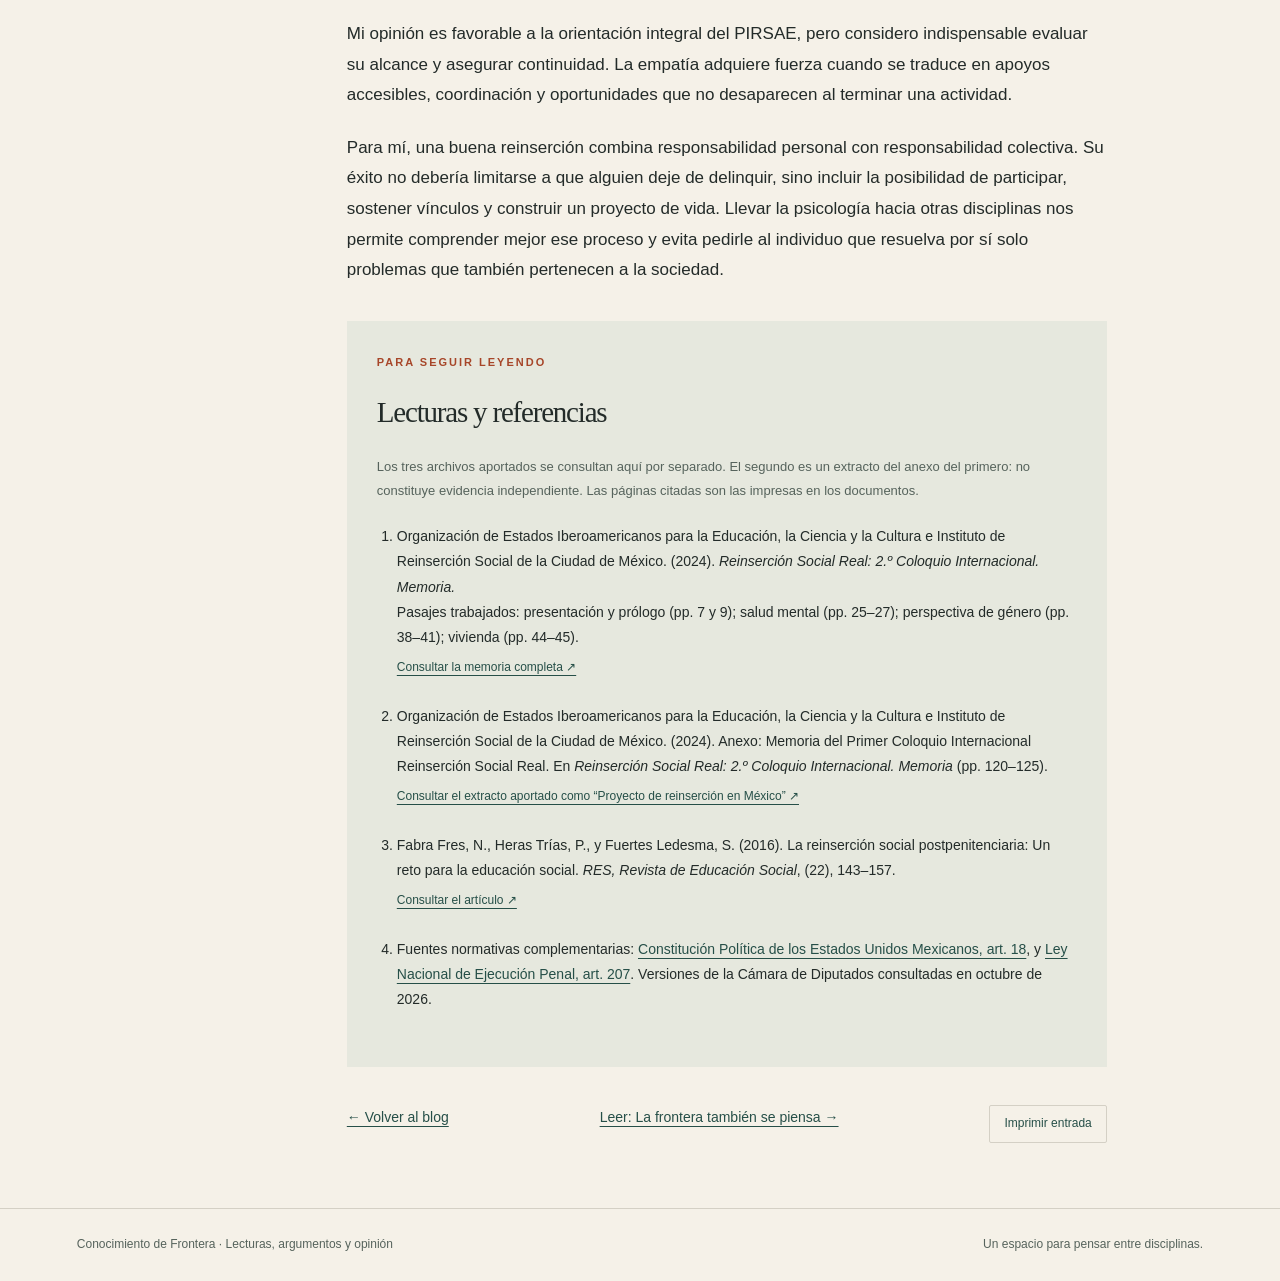
<file: reinsercion-social.html>
<!doctype html><html lang="es"><head><meta charset="utf-8"><meta name="viewport" content="width=device-width,initial-scale=1"><title>Salir de prisión no basta para volver a pertenecer · Conocimiento de Frontera</title><meta name="description" content="Opinión sobre reinserción social en México, el PIRSAE de la Ciudad de México y el diálogo entre psicología y otras disciplinas."><link rel="stylesheet" href="blog.css"></head><body><a class="skip" href="#contenido">Saltar al contenido</a><header><a class="brand" href="index.html">Conocimiento de Frontera<span style="color:var(--rust)">.</span></a><nav aria-label="Secciones del blog"><a href="index.html">Inicio</a><a href="frontera.html">Conocimiento de Frontera</a><a href="reinsercion-social.html" aria-current="page">Reinserción Social</a></nav></header>
<div class="progress" id="progress" aria-hidden="true"></div>
<main id="contenido"><div class="article-top"><p class="eyebrow">Reinserción Social / Opinión</p><h1>Salir de prisión no basta<br>para volver a pertenecer.</h1><p class="deck">El reto no termina al recuperar la libertad: continúa en el acceso a derechos, en los vínculos y en las oportunidades que una sociedad está dispuesta a construir.</p><div class="meta"><span>Octubre de 2026</span><span>Lectura crítica · Tres documentos</span><span id="reading-time">Ensayo de opinión</span></div></div>
<div class="layout"><aside class="toc" aria-label="Índice de la entrada"><strong>En esta entrada</strong><a href="#contexto">La promesa de reinsertar</a><a href="#proyecto">El proyecto en mis palabras</a><a href="#opinion">Lo que valoro y cuestiono</a><a href="#disciplinas">Cruzar las disciplinas</a><a href="#conclusion">Mi postura</a><a href="#referencias">Lecturas y referencias</a></aside>
<article class="story"><p class="opening">Cuando pienso en la reinserción social, me parece insuficiente imaginarla como una puerta que se abre al terminar una condena. Recuperar la libertad cambia la situación jurídica de una persona, pero no resuelve por sí solo dónde vivirá, cómo conseguirá ingresos o cómo será recibida por su comunidad. Para mí, la reinserción empieza a tener sentido cuando esa libertad puede sostenerse en una vida digna.</p>
<p>Las lecturas me llevan a mirar el problema desde dos lados que deben encontrarse: la responsabilidad de quien busca construir una nueva trayectoria y la responsabilidad de las instituciones y de la sociedad que pueden facilitarla o bloquearla. Hablar de segundas oportunidades exige preguntarnos si esas oportunidades existen en la práctica.</p>
<div class="scope"><strong>El alcance de esta reflexión.</strong> Analizo la reinserción en México a partir de la memoria de <em>Reinserción Social Real</em> (2024) y del PIRSAE descrito en su anexo, centrado en la Ciudad de México. El artículo de Fabra Fres, Heras Trías y Fuertes Ledesma (2016) aporta un contraste desde España; sus observaciones no son datos sobre México.</div>

<section id="contexto"><p class="eyebrow">El contexto</p><h2>Una promesa de derechos frente a una realidad de barreras.</h2>
<p>En México, la reinserción tiene una base normativa: el artículo 18 constitucional vincula el sistema penitenciario con el respeto a los derechos humanos y con el trabajo, la capacitación laboral, la educación, la salud y el deporte. Entiendo estos medios como oportunidades para desarrollar capacidades y procurar que la persona no vuelva a delinquir. Tenerlos establecidos en la ley, sin embargo, no demuestra que se ofrezcan con la misma calidad en todos los centros o territorios.</p>
<p class="source">Base normativa: <a href="#ref4">Constitución, art. 18</a>. La memoria también aborda estos cinco ejes en su discusión sobre género (<a href="#ref1">pp. 38–41</a>).</p>
<p>Los textos mexicanos proponen una atención integral y diferenciada. Me parece importante porque “las personas que salen de prisión” no forman un grupo homogéneo: edad, género, responsabilidades de cuidado, condiciones de salud y redes familiares pueden combinarse de maneras distintas. La interseccionalidad ayuda a observar esas desigualdades sin reducir a alguien a sus antecedentes penales.</p>
<p>Otra característica que destaco es la continuidad del acompañamiento fuera de prisión. El anexo plantea entrevistas diagnósticas, planes individualizados y coordinación institucional. La reinserción aparece así como un proceso personal, familiar y comunitario; involucra servicios, organizaciones y espacios de convivencia, además de las autoridades penitenciarias.</p>
<p class="source">Sustento: <a href="#ref2">anexo del Primer Coloquio, pp. 121–124</a>; <a href="#ref4">Ley Nacional de Ejecución Penal, art. 207</a>.</p>
<p>Lo que me hace cuestionar la distancia entre el propósito y la práctica es el peso del estigma. La memoria incluye discusiones sobre salud mental, desigualdades de género y falta de vivienda. Son obstáculos que no se resuelven solamente con voluntad individual. El texto español añade una distinción decisiva: una persona puede dejar de delinquir y seguir excluida. Retomo esa idea como una herramienta de análisis, sin suponer que sus hallazgos se trasladan automáticamente al país.</p>
<p class="source">Sustento: <a href="#ref1">memoria, pp. 25–27, 38–41 y 44–45</a>; <a href="#ref3">Fabra Fres et al., pp. 154–155</a>.</p></section>

<section id="proyecto"><p class="eyebrow">Del propósito a las acciones</p><h2>El proyecto, explicado en mis palabras.</h2>
<p>El documento llamado <em>Proyecto de reinserción en México</em> es un extracto del anexo de la memoria completa. Ahí se presenta el <strong>Proyecto Integral de Reinserción Social Armónica y Empática (PIRSAE)</strong>. Lo entiendo como una propuesta para acompañar el regreso a la vida en comunidad mediante capacidades personales, convivencia y acceso a servicios. Es una experiencia descrita en la Ciudad de México, no un programa uniforme de todo el país.</p>
<p>En mis palabras, la intención es unir lo que una persona aprende con lo que necesita para vivir fuera de prisión. Sus cuatro componentes pueden leerse como distintas maneras de construir ese puente:</p>
<div class="components"><div class="component"><div><h3>Herramientas para reconstruir una trayectoria.</h3><p>Los TIRSAE son talleres que reúnen herramientas educativas, laborales, psicológicas, emocionales, deportivas y culturales. Buscan fortalecer el autoconocimiento, el manejo de emociones y las redes de apoyo, con temas como derechos humanos y resolución pacífica de conflictos.</p></div></div>
<div class="component"><div><h3>Aprender también en la convivencia.</h3><p><em>Un domingo más en libertad</em> lleva lo trabajado en los talleres a experiencias de convivencia citadina. Entiendo su propósito como hacer visible a la persona más allá del estigma y propiciar aprendizaje mutuo con la sociedad.</p></div></div>
<div class="component"><div><h3>Acercar derechos, información y servicios.</h3><p>La <em>Feria de la Libertad</em> reúne información, apoyos y canalizaciones para personas liberadas, preliberadas y sus familias. Vincula las necesidades detectadas con instituciones que pueden atenderlas.</p></div></div>
<div class="component"><div><h3>Dar continuidad con actividades diversas.</h3><p>El proyecto incluye actividades como el jueves de velódromo, jornadas de atención prioritaria y gastronomía para la reinserción. El anexo las relaciona con talleres y necesidades identificadas en el programa individualizado.</p></div></div></div>
<p>Lo que une estas acciones, a mi juicio, es la idea de que aprender, convivir y recibir apoyos deben conectarse. Un taller puede abrir posibilidades, pero necesita una red que permita convertirlas en decisiones y oportunidades sostenidas.</p>
<p class="source">Descripción de los cuatro componentes: <a href="#ref2">anexo, p. 124</a>. La explicación y la lectura del “puente” son mi interpretación.</p></section>

<section id="opinion"><p class="eyebrow">Mi valoración</p><h2>Una dirección que comparto, con resultados que deben demostrarse.</h2>
<p>Considero valioso que el PIRSAE incorpore empatía, atención diferenciada y trabajo comunitario. Me convence que la reinserción se piense con la persona y con su entorno: no basta pedirle que cambie si al salir encuentra rechazo y barreras para acceder a servicios. También valoro que la cultura, el deporte y la convivencia tengan un lugar junto a la formación y al trabajo.</p>
<p>Mi reserva está en confundir una buena intención con una intervención eficaz. El anexo afirma un impacto positivo en sus conclusiones, pero las páginas revisadas no presentan una evaluación que permita atribuir resultados al PIRSAE. Eso no demuestra que el proyecto fracase; significa que su descripción no basta para establecer cuánto funciona, para quién y bajo qué condiciones.</p>
<p class="source">La afirmación institucional aparece en <a href="#ref2">pp. 124–125</a>. La distinción entre descripción y evidencia de impacto es una valoración crítica de esta entrada.</p>
<p>Por eso, yo lo evaluaría más allá del número de talleres o asistentes. Me interesaría conocer la continuidad educativa, el acceso efectivo a salud, la estabilidad del empleo y de la vivienda, la calidad de los vínculos y la experiencia de discriminación. También escucharía a quienes participan y a quienes dejan de asistir: una ausencia puede revelar una barrera de transporte, de cuidado o de acceso, no solamente falta de interés.</p>
<div class="pull">La oportunidad de cambiar necesita un entorno que permita sostener el cambio.</div>
<p>Estas son mis propuestas de evaluación, no resultados reportados por los documentos. Para estudiar efectos harían falta seguimiento y un diseño que permita distinguir el aporte del proyecto de otros factores. Además, no identificaría reinserción únicamente con ausencia de reincidencia: importa qué posibilidades de participación y autonomía se construyen.</p>
<p>Defender oportunidades tampoco implica olvidar el daño cometido. Creo que la responsabilidad por los actos, los derechos de las víctimas y la inclusión de las personas que egresan deben pensarse conjuntamente. Una sociedad puede exigir responsabilidad sin convertir los antecedentes en una exclusión permanente.</p></section>

<section id="disciplinas"><p class="eyebrow">La frontera del conocimiento</p><h2>La psicología necesita conversar con el mundo que rodea a la persona.</h2>
<p>Desde mi perspectiva, la psicología aporta al trabajo sobre identidad, motivación, emociones y vínculos. Pero si toda la explicación se queda dentro del individuo, corremos el riesgo de tratar como un problema personal lo que también es una barrera institucional, económica o cultural. Por eso llevaría la frontera del conocimiento hacia un diálogo con otras disciplinas.</p>
<p>No entendería ese diálogo como una lista de especialistas que actúan por separado. La multidisciplinariedad reúne aportes; la integración interdisciplinaria exige construir preguntas, decisiones y criterios de evaluación compartidos. En este problema, mi propuesta sería la siguiente:</p>
<div class="table-wrap"><table><caption class="note" style="text-align:left;padding-bottom:12px">Propuesta personal de colaboración para la reinserción.</caption><thead><tr><th scope="col">Disciplina</th><th scope="col">Aporte que incorporaría</th><th scope="col">Decisión compartida</th></tr></thead><tbody>
<tr><td>Psicología</td><td>Comprender bienestar, identidad y vínculos sin reducir a la persona a un diagnóstico.</td><td>Acordar objetivos de acompañamiento con su participación.</td></tr>
<tr><td>Trabajo social</td><td>Identificar redes, necesidades materiales y barreras de acceso a servicios.</td><td>Coordinar apoyos y comprobar que las canalizaciones se concretan.</td></tr>
<tr><td>Pedagogía y educación social</td><td>Diseñar aprendizajes y acompañar decisiones en la vida cotidiana.</td><td>Adaptar formación y continuidad educativa a cada trayectoria.</td></tr>
<tr><td>Sociología y antropología</td><td>Analizar estigma, desigualdades, cultura y experiencias comunitarias.</td><td>Revisar categorías y trabajar también con el entorno receptor.</td></tr>
<tr><td>Derecho y criminología</td><td>Articular derechos, obligaciones, reparación y análisis del desistimiento.</td><td>Hacer compatibles los apoyos con la situación jurídica concreta.</td></tr>
<tr><td>Salud pública y medicina</td><td>Favorecer continuidad de atención y prevención según necesidades.</td><td>Evitar que el egreso interrumpa los cuidados.</td></tr>
<tr><td>Economía y políticas públicas</td><td>Examinar empleo, vivienda, recursos y coordinación institucional.</td><td>Vincular capacitación con oportunidades viables y presupuesto.</td></tr>
<tr><td>Estadística y evaluación</td><td>Analizar resultados y límites de la evidencia.</td><td>Evaluar cambios junto con relatos de las personas, protegiendo sus datos.</td></tr>
</tbody></table></div>
<p>Por ejemplo, ante una persona que no consigue empleo, la psicología podría explorar su experiencia emocional; trabajo social, las redes y los documentos disponibles; pedagogía, su formación; sociología, el estigma; y economía, las oportunidades reales. Construir un plan común evitaría que cada disciplina atienda un fragmento sin comprender su relación con los demás.</p>
<p class="source">La propuesta dialoga con la atención integral del <a href="#ref2">anexo, pp. 121–124</a>, y con la complejidad y corresponsabilidad de <a href="#ref3">Fabra Fres et al., pp. 148–149 y 153–155</a>. La selección de disciplinas y el ejemplo son una elaboración personal.</p></section>

<section id="conclusion"><p class="eyebrow">La postura con la que me quedo</p><h2>Reinsertar también exige cambiar las condiciones de recepción.</h2>
<p>Mi opinión es favorable a la orientación integral del PIRSAE, pero considero indispensable evaluar su alcance y asegurar continuidad. La empatía adquiere fuerza cuando se traduce en apoyos accesibles, coordinación y oportunidades que no desaparecen al terminar una actividad.</p>
<p>Para mí, una buena reinserción combina responsabilidad personal con responsabilidad colectiva. Su éxito no debería limitarse a que alguien deje de delinquir, sino incluir la posibilidad de participar, sostener vínculos y construir un proyecto de vida. Llevar la psicología hacia otras disciplinas nos permite comprender mejor ese proceso y evita pedirle al individuo que resuelva por sí solo problemas que también pertenecen a la sociedad.</p></section>

<section class="refs" id="referencias"><p class="eyebrow">Para seguir leyendo</p><h2>Lecturas y referencias</h2><p class="note">Los tres archivos aportados se consultan aquí por separado. El segundo es un extracto del anexo del primero: no constituye evidencia independiente. Las páginas citadas son las impresas en los documentos.</p><ol>
<li id="ref1">Organización de Estados Iberoamericanos para la Educación, la Ciencia y la Cultura e Instituto de Reinserción Social de la Ciudad de México. (2024). <em>Reinserción Social Real: 2.º Coloquio Internacional. Memoria.</em><br>Pasajes trabajados: presentación y prólogo (pp. 7 y 9); salud mental (pp. 25–27); perspectiva de género (pp. 38–41); vivienda (pp. 44–45).<a class="download" href="lecturas/memoria-reinsercion-social-2024.pdf" target="_blank" rel="noopener">Consultar la memoria completa ↗</a></li>
<li id="ref2">Organización de Estados Iberoamericanos para la Educación, la Ciencia y la Cultura e Instituto de Reinserción Social de la Ciudad de México. (2024). Anexo: Memoria del Primer Coloquio Internacional Reinserción Social Real. En <em>Reinserción Social Real: 2.º Coloquio Internacional. Memoria</em> (pp. 120–125).<a class="download" href="lecturas/proyecto-reinsercion-mexico.pdf" target="_blank" rel="noopener">Consultar el extracto aportado como “Proyecto de reinserción en México” ↗</a></li>
<li id="ref3">Fabra Fres, N., Heras Trías, P., y Fuertes Ledesma, S. (2016). La reinserción social postpenitenciaria: Un reto para la educación social. <em>RES, Revista de Educación Social</em>, (22), 143–157.<a class="download" href="lecturas/reinsercion-postpenitenciaria-2016.pdf" target="_blank" rel="noopener">Consultar el artículo ↗</a></li>
<li id="ref4">Fuentes normativas complementarias: <a href="https://www.diputados.gob.mx/LeyesBiblio/pdf/CPEUM.pdf" target="_blank" rel="noopener">Constitución Política de los Estados Unidos Mexicanos, art. 18</a>, y <a href="https://www.diputados.gob.mx/LeyesBiblio/pdf/LNEP.pdf" target="_blank" rel="noopener">Ley Nacional de Ejecución Penal, art. 207</a>. Versiones de la Cámara de Diputados consultadas en octubre de 2026.</li>
</ol></section><div class="end-links"><a href="index.html">← Volver al blog</a><a href="frontera.html">Leer: La frontera también se piensa →</a><button onclick="window.print()">Imprimir entrada</button></div>
</article></div></main><footer><span>Conocimiento de Frontera · Lecturas, argumentos y opinión</span><span>Un espacio para pensar entre disciplinas.</span></footer>
<script>
const progress=document.getElementById('progress');const links=[...document.querySelectorAll('.toc a')];function update(){const max=document.documentElement.scrollHeight-window.innerHeight;progress.style.width=(max>0?Math.min(100,Math.max(0,window.scrollY/max*100)):0)+'%';let active=0;links.forEach((a,i)=>{const section=document.querySelector(a.getAttribute('href'));if(section.getBoundingClientRect().top<180)active=i});links.forEach((a,i)=>{a.classList.toggle('active',i===active);if(i===active)a.setAttribute('aria-current','location');else a.removeAttribute('aria-current')})}window.addEventListener('scroll',update,{passive:true});window.addEventListener('resize',update);const words=document.querySelector('.story').innerText.trim().split(/\s+/).length;document.getElementById('reading-time').textContent=Math.ceil(words/220)+' min de lectura';update();
</script></body></html>
</file>
<file: blog.css>
:root{--paper:#f5f1e8;--ink:#232b29;--green:#264f48;--rust:#a74629;--muted:#56635c;--line:#d4d0c5;--soft:#e6e8de}*{box-sizing:border-box}html{scroll-behavior:smooth;scroll-padding-top:120px}body{margin:0;background:var(--paper);color:var(--ink);font-family:Arial,Helvetica,sans-serif;font-size:17px;line-height:1.8}a{color:var(--green);text-underline-offset:4px}a:focus-visible,button:focus-visible,summary:focus-visible{outline:3px solid var(--rust);outline-offset:5px}header{border-bottom:1px solid var(--line);padding:20px 5vw;display:flex;justify-content:space-between;gap:20px;align-items:center;position:sticky;top:0;background:var(--paper);z-index:10}.brand{font-family:Georgia,serif;font-size:24px;color:var(--ink);text-decoration:none;letter-spacing:-.7px}nav{display:flex;gap:25px;flex-wrap:wrap;font-size:13px}nav a{text-decoration:none;color:var(--ink)}nav a[aria-current=page]{color:var(--rust);border-bottom:1px solid var(--rust)}.skip{position:absolute;left:15px;top:-100px;z-index:30;background:var(--paper);padding:12px}.skip:focus{top:5px}main{max-width:1240px;margin:auto;padding:0 6vw}.eyebrow{font-size:11px;color:var(--rust);letter-spacing:2px;text-transform:uppercase;font-weight:bold;margin:0 0 22px}h1,h2,h3{font-family:Georgia,serif;font-weight:normal}h1{font-size:clamp(48px,6vw,85px);letter-spacing:-3px;line-height:1.08;margin:0 0 26px}h2{font-size:clamp(31px,3.5vw,46px);letter-spacing:-1.2px;line-height:1.2;margin:0 0 26px}h3{font-size:24px;line-height:1.25;margin:0 0 14px}p{margin:0 0 22px}.deck{font-size:21px;line-height:1.6;color:var(--muted);max-width:820px}.masthead{padding:70px 0 45px;border-bottom:1px solid var(--line)}.masthead em{color:var(--green)}.meta{font-size:12px;color:var(--muted);letter-spacing:.3px}.featured{display:grid;grid-template-columns:1.3fr 1fr;gap:45px;padding:48px 0 60px;align-items:center;border-bottom:1px solid var(--line)}.featured h2{font-size:clamp(36px,4vw,54px)}.button{display:inline-block;padding:10px 21px;background:var(--green);color:white;font-size:14px;text-decoration:none;border:1px solid var(--green);border-radius:2px}.cover{background:var(--green);color:var(--paper);padding:45px 35px;min-height:310px;display:flex;flex-direction:column;justify-content:space-between}.cover .tiny{color:#d9e5dc;font-size:11px;letter-spacing:1.5px;text-transform:uppercase}.cover .phrase{font-family:Georgia,serif;font-size:clamp(35px,4vw,55px);line-height:1.1;letter-spacing:-1px}.cover small{font-size:12px;color:#d9e5dc}.archive{padding:48px 0 60px;display:grid;grid-template-columns:180px 1fr;gap:35px}.archive article{border-left:1px solid var(--line);padding-left:30px}.archive h3{font-size:32px}.article-top{padding:62px 0 35px;border-bottom:1px solid var(--line)}.article-top h1{max-width:1050px}.article-top .meta{display:flex;gap:20px;flex-wrap:wrap}.layout{display:grid;grid-template-columns:195px minmax(0,760px);gap:55px;padding:45px 0 65px;align-items:start}.toc{position:sticky;top:110px;font-size:12px}.toc strong{display:block;text-transform:uppercase;letter-spacing:1.5px;margin-bottom:15px;color:var(--muted)}.toc a{display:block;margin:12px 0;color:var(--muted);text-decoration:none}.toc a:hover{text-decoration:underline}.toc a.active{color:var(--rust)}.story{min-width:0}.story section{padding-top:32px;margin-bottom:35px}.story .opening{font-size:21px;color:var(--green);margin-bottom:30px}.story .opening:first-letter{font-size:62px;float:left;line-height:1;padding:8px 9px 0 0;font-family:Georgia,serif}.source{font-size:12px;line-height:1.7;color:var(--muted);margin:18px 0 28px}.source a{color:var(--muted)}.scope{padding:20px 24px;border-left:3px solid var(--rust);background:#ece6dc;font-size:14px;margin:30px 0}.pull{font-family:Georgia,serif;font-size:clamp(27px,3vw,37px);line-height:1.35;border-top:1px solid var(--line);border-bottom:1px solid var(--line);padding:28px 0;margin:34px 0;color:var(--green)}.components{counter-reset:component;border-top:1px solid var(--line);margin:28px 0}.component{padding:22px 0 18px;border-bottom:1px solid var(--line);display:grid;grid-template-columns:45px 1fr;gap:15px}.component::before{counter-increment:component;content:'0' counter(component);font-size:13px;color:var(--rust);padding-top:3px}.component p{font-size:16px;margin-bottom:0}.component h3{font-size:23px}.table-wrap{overflow:auto;margin:28px 0}table{border-collapse:collapse;width:100%;font-size:14px;line-height:1.65}th{text-align:left;color:var(--green);font-size:11px;text-transform:uppercase;letter-spacing:1px}th,td{padding:16px 13px;border-bottom:1px solid var(--line);vertical-align:top}th:first-child,td:first-child{padding-left:0;width:28%}.note{font-size:13px;color:var(--muted)}.refs{background:var(--soft);padding:30px;scroll-margin-top:120px}.refs h2{font-size:29px}.refs ol{padding-left:20px}.refs li{font-size:14px;margin-bottom:25px;overflow-wrap:anywhere}.refs .download{display:block;font-size:12px;margin-top:7px}.refs li:target{outline:2px solid var(--rust);outline-offset:8px}.end-links{display:flex;justify-content:space-between;gap:20px;font-size:14px;margin-top:38px}footer{border-top:1px solid var(--line);padding:25px 6vw;display:flex;justify-content:space-between;gap:20px;font-size:12px;color:var(--muted)}button{font:inherit;cursor:pointer;border:1px solid var(--line);background:transparent;border-radius:2px;padding:7px 14px;font-size:12px;color:var(--green)}.progress{height:2px;position:fixed;top:0;left:0;background:var(--rust);width:0;z-index:40}@media(max-width:850px){header{flex-direction:column;align-items:flex-start;padding:14px 6vw;gap:8px}.brand{font-size:22px}nav{gap:18px;font-size:12px}.masthead,.article-top{padding-top:45px}.featured,.archive,.layout{grid-template-columns:1fr;gap:28px}.cover{min-height:230px}.archive article{border-left:0;padding-left:0}.toc{position:static;border-bottom:1px solid var(--line);padding-bottom:16px;display:flex;flex-wrap:wrap;gap:8px 18px}.toc strong{width:100%;margin-bottom:0}.toc a{margin:0}.layout{padding-top:25px}.story section{padding-top:20px}.refs{padding:24px 20px}h1{letter-spacing:-1.8px}.deck{font-size:19px}.story .opening{font-size:19px}footer{flex-direction:column;gap:8px}.end-links{flex-direction:column}}@media(prefers-reduced-motion:reduce){html{scroll-behavior:auto}}@media print{header,.toc,.progress,.end-links,button,.skip{display:none}body{background:white;font-size:11pt}main{max-width:none;padding:0}.article-top{padding:10px 0}.layout{display:block;padding:20px 0}.story section{break-inside:avoid}.refs{background:white;padding:0}h1{font-size:32pt}h2{font-size:22pt}a{color:inherit}.cover{background:white;color:black;border:1px solid black}footer{padding:10px 0}}
</file>
